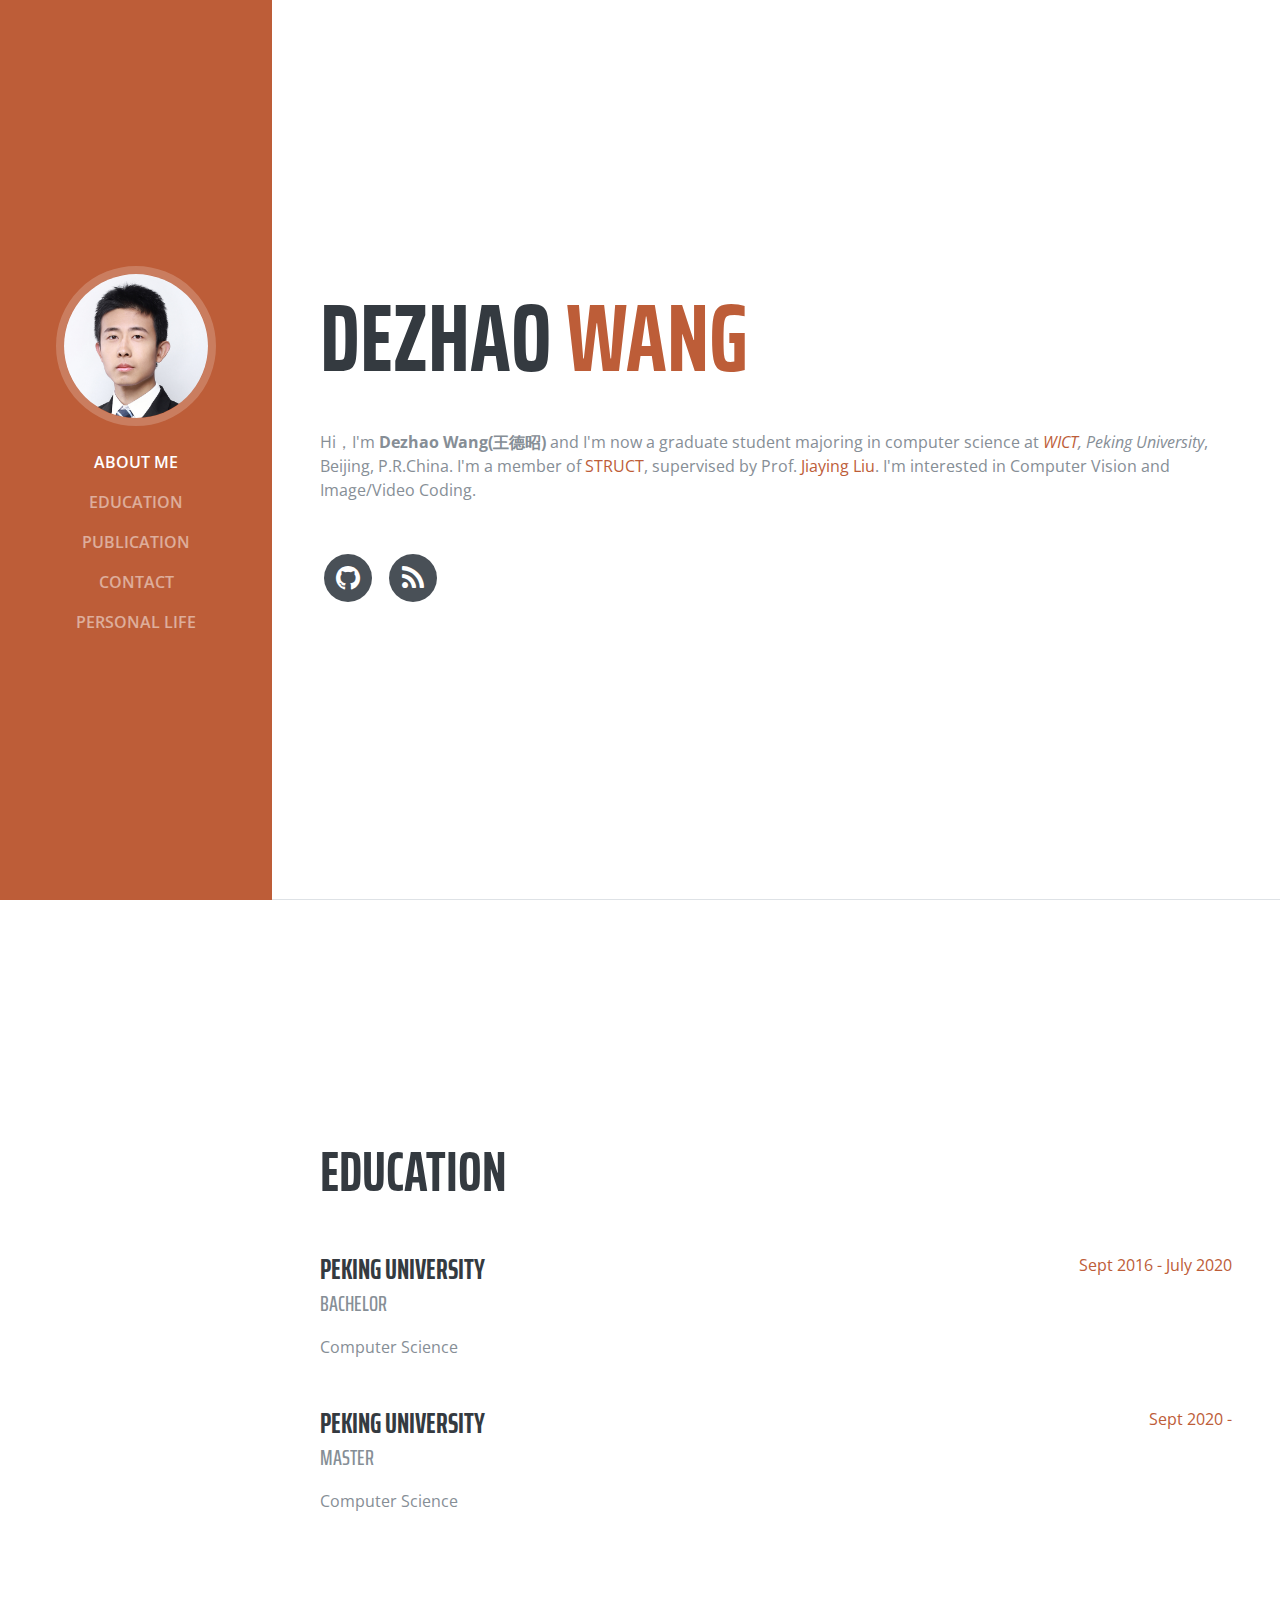
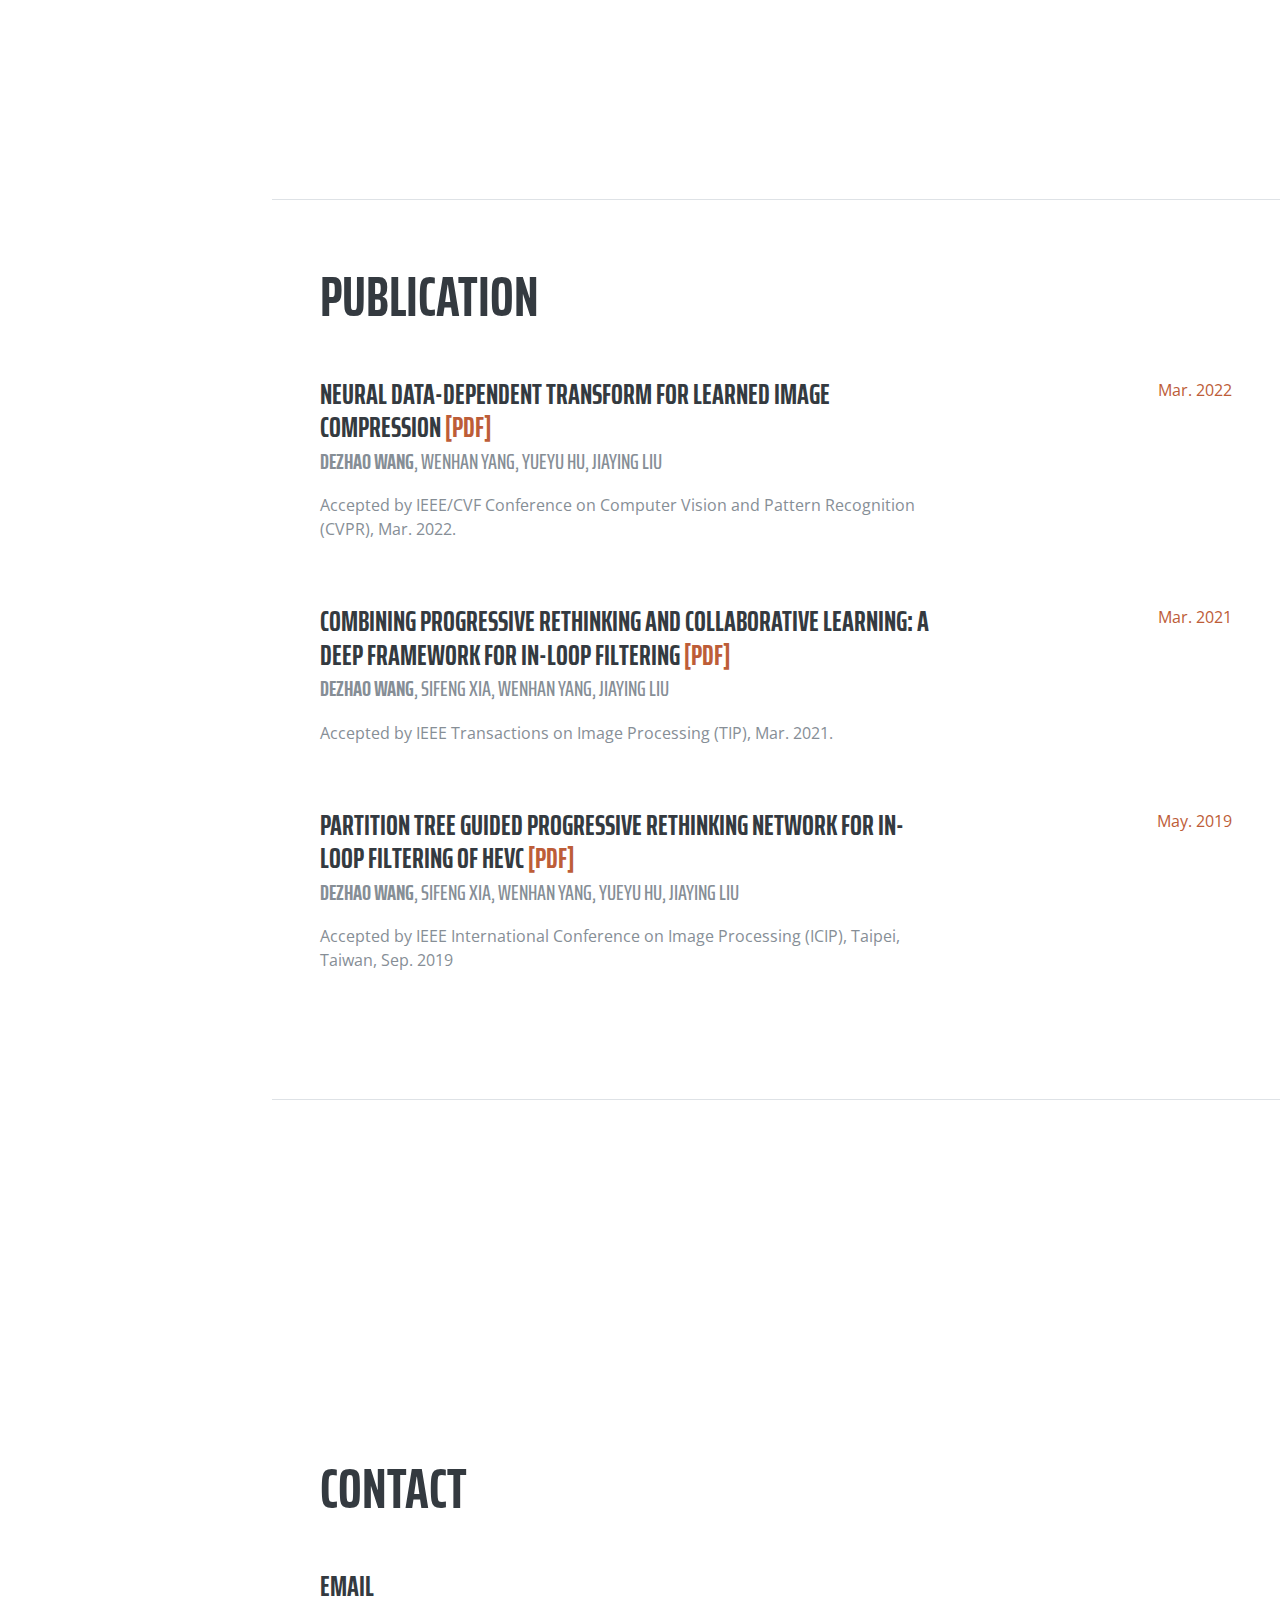
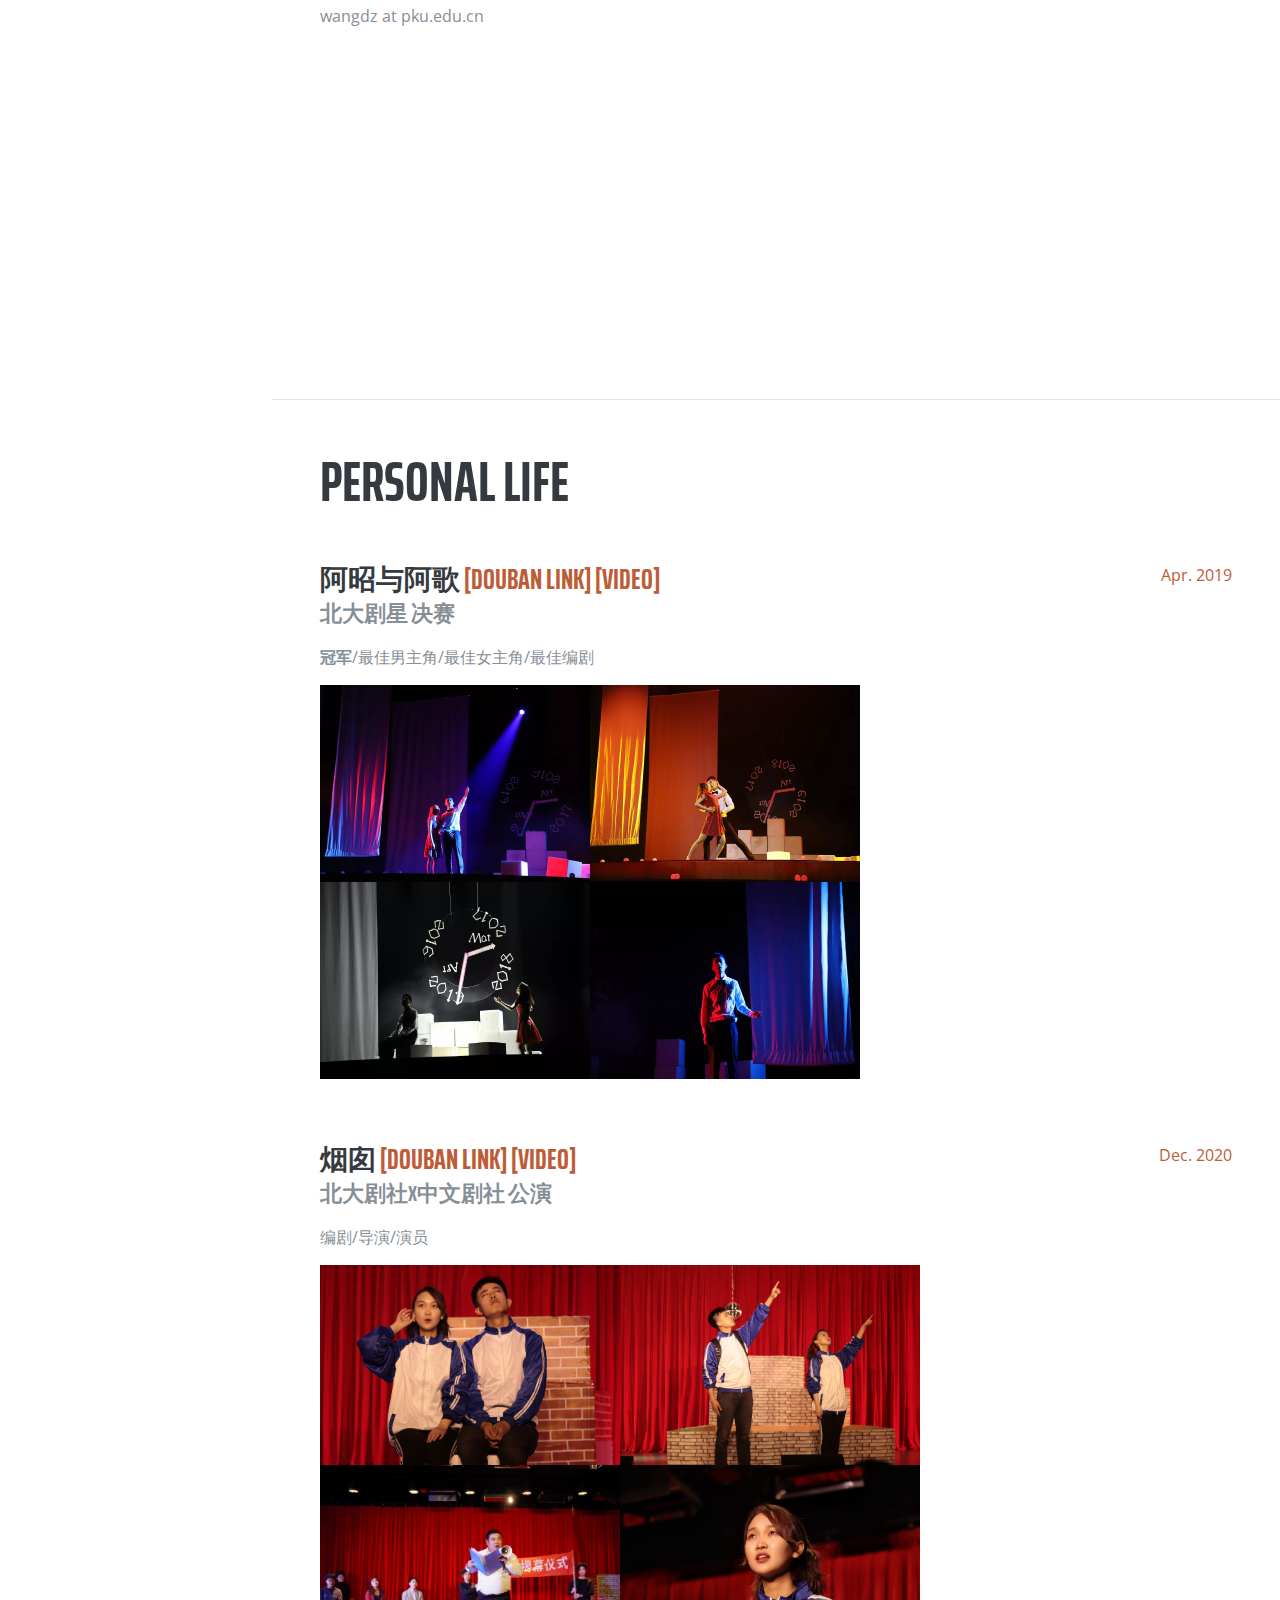
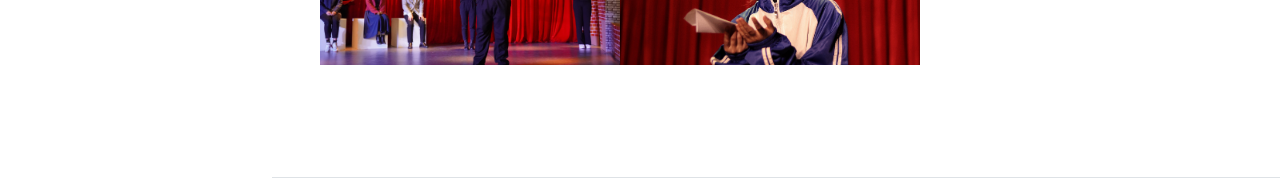
<file: index.html>
<!DOCTYPE html>
<html lang="en">

  <head>

    <meta charset="utf-8">
    <meta name="viewport" content="width=device-width, initial-scale=1, shrink-to-fit=no">
    <meta name="description" content="">
    <meta name="author" content="">

    <title>Dezhao-Wang Homepage</title>

    <!-- Bootstrap core CSS -->
    <link href="vendor/bootstrap/css/bootstrap.min.css" rel="stylesheet">

    <!-- Custom fonts for this template -->
    <link href="https://fonts.googleapis.com/css?family=Saira+Extra+Condensed:100,200,300,400,500,600,700,800,900" rel="stylesheet">
    <link href="https://fonts.googleapis.com/css?family=Open+Sans:300,300i,400,400i,600,600i,700,700i,800,800i" rel="stylesheet">
    <link href="vendor/font-awesome/css/font-awesome.min.css" rel="stylesheet">
    <link href="vendor/devicons/css/devicons.min.css" rel="stylesheet">
    <link href="vendor/simple-line-icons/css/simple-line-icons.css" rel="stylesheet">

    <!-- Custom styles for this template -->
    <link href="css/resume.min.css" rel="stylesheet">

  </head>

  <body id="page-top">

    <nav class="navbar navbar-expand-lg navbar-dark bg-primary fixed-top" id="sideNav">
      <a class="navbar-brand js-scroll-trigger" href="#page-top">
        <span class="d-block d-lg-none">Start Bootstrap</span>
        <span class="d-none d-lg-block">
          <img class="img-fluid img-profile rounded-circle mx-auto mb-2" src="img/profile.jpg" alt="">
        </span>
      </a>
      <button class="navbar-toggler" type="button" data-toggle="collapse" data-target="#navbarSupportedContent" aria-controls="navbarSupportedContent" aria-expanded="false" aria-label="Toggle navigation">
        <span class="navbar-toggler-icon"></span>
      </button>
      <div class="collapse navbar-collapse" id="navbarSupportedContent">
        <ul class="navbar-nav">
          <li class="nav-item">
            <a class="nav-link js-scroll-trigger" href="#about">About Me</a>
          </li>
          <li class="nav-item">
            <a class="nav-link js-scroll-trigger" href="#education">Education</a>
          </li>
          <li class="nav-item">
            <a class="nav-link js-scroll-trigger" href="#publication">Publication</a>
          </li>
          <!-- <li class="nav-item">
            <a class="nav-link js-scroll-trigger" href="#project">Project</a>
          </li> -->
          <li class="nav-item">
            <a class="nav-link js-scroll-trigger" href="#contact">Contact</a>
          </li>
          <li class="nav-item">
            <a class="nav-link js-scroll-trigger" href="#personallife">Personal Life</a>
          </li>
        </ul>
      </div>
    </nav>

    <div class="container-fluid p-0">

      <section class="resume-section p-3 p-lg-5 d-flex d-column" id="about">
        <div class="my-auto">
          <h1 class="mb-0">DEZHAO
            <span class="text-primary">WANG</span>
          </h1>
          <div class="subheading mb-5">
            <a href="mailto:name@email.com"></a>
          </div>
          <p class="mb-5">Hi，I'm <b>Dezhao Wang(王德昭)</b> and I'm now a graduate student majoring in computer science at <i><a href="https://www.wict.pku.edu.cn/"> WICT</a>, Peking University</i>, Beijing, P.R.China. I'm a member of <a href="http://39.96.165.147/">      STRUCT</a>, supervised by Prof. <a href="http://39.96.165.147/people/liujiaying.html"> Jiaying Liu</a>. I'm interested in Computer Vision and Image/Video Coding.</p>
          <ul class="list-inline list-social-icons mb-0">
            <!-- <li class="list-inline-item">
              <a href="#">
                <span class="fa-stack fa-lg">
                  <i class="fa fa-circle fa-stack-2x"></i>
                  <i class="fa fa-facebook fa-stack-1x fa-inverse"></i>
                </span>
              </a>
            </li>
            <li class="list-inline-item">
              <a href="#">
                <span class="fa-stack fa-lg">
                  <i class="fa fa-circle fa-stack-2x"></i>
                  <i class="fa fa-twitter fa-stack-1x fa-inverse"></i>
                </span>
              </a>
            </li>
            <li class="list-inline-item">
              <a href="#">
                <span class="fa-stack fa-lg">
                  <i class="fa fa-circle fa-stack-2x"></i>
                  <i class="fa fa-linkedin fa-stack-1x fa-inverse"></i>
                </span>
              </a>
            </li> -->
            <li class="list-inline-item">
              <a href="https://github.com/Dezhao-Wang">
                <span class="fa-stack fa-lg">
                  <i class="fa fa-circle fa-stack-2x"></i>
                  <i class="fa fa-github fa-stack-1x fa-inverse"></i>
                </span>
              </a>
            </li>
            <li class="list-inline-item">
              <a href="https://dezhao-wang.github.io/blogs">
                <span class="fa-stack fa-lg">
                  <i class="fa fa-circle fa-stack-2x"></i>
                  <i class="fa fa-rss fa-stack-1x fa-inverse"></i>
                </span>
              </a>
            </li>
          </ul>
        </div>
      </section>
      <div class="tlinks">Collect from <a href="http://www.cssmoban.com/" >网站建设</a></div>

      

      <section class="resume-section p-3 p-lg-5 d-flex flex-column" id="education">
        <div class="my-auto">
          <h2 class="mb-5">Education</h2>

          <div class="resume-item d-flex flex-column flex-md-row mb-5">
            <div class="resume-content mr-auto">
              <h3 class="mb-0">Peking University</h3>
              <div class="subheading mb-3">Bachelor</div>
              <div>Computer Science</div>
              
            </div>
            <div class="resume-date text-md-right">
              <span class="text-primary">Sept 2016 - July 2020</span>
            </div>
          </div>

          <div class="resume-item d-flex flex-column flex-md-row mb-5">
            <div class="resume-content mr-auto">
              <h3 class="mb-0">Peking University</h3>
              <div class="subheading mb-3">Master</div>
              <div>Computer Science</div>
              
            </div>
            <div class="resume-date text-md-right">
              <span class="text-primary">Sept 2020 - </span>
            </div>
          </div>
          <!-- <div class="resume-item d-flex flex-column flex-md-row">
            <div class="resume-content mr-auto">
              <h3 class="mb-0">James Buchanan High School</h3>
              <div class="subheading mb-3">Technology Magnet Program</div>
              <p>GPA: 3.56</p>
            </div>
            <div class="resume-date text-md-right">
              <span class="text-primary">August 2002 - May 2006</span>
            </div>
          </div> -->

        </div>
      </section>


      <section class="resume-section p-3 p-lg-5 d-flex flex-column" id="publication">
        <div class="my-auto">
          <h2 class="mb-5">Publication</h2>

          <div class="resume-item d-flex flex-column flex-md-row mb-5">
            <div class="resume-content mr-auto">
              <h3 class="mb-0">Neural Data-Dependent Transform for Learned Image Compression <a href="https://arxiv.org/pdf/2203.04963.pdf">      [PDF]</a>
              </h3>
              <div class="subheading mb-3"><b>Dezhao Wang</b>, Wenhan Yang, Yueyu Hu, Jiaying Liu</div>
              <p>Accepted by  IEEE/CVF Conference on Computer Vision and Pattern Recognition (CVPR), Mar. 2022.</p>
            </div>
            <div class="resume-date text-md-right">
              <span class="text-primary">Mar. 2022</span>
            </div>
          </div>

          <div class="resume-item d-flex flex-column flex-md-row mb-5">
            <div class="resume-content mr-auto">
              <h3 class="mb-0">Combining Progressive Rethinking and Collaborative Learning: A Deep Framework for In-Loop Filtering <a href="http://39.96.165.147/Pub%20Files/2021/wdz_tip21.pdf">      [PDF]</a>
              	<!-- <a href="./pdfs/wdz_icip19.pdf">      [PDF]</a> -->
              </h3>
              <div class="subheading mb-3"><b>Dezhao Wang</b>, Sifeng Xia, Wenhan Yang, Jiaying Liu</div>
              <p>Accepted by  IEEE Transactions on Image Processing (TIP), Mar. 2021.</p>
            </div>
            <div class="resume-date text-md-right">
              <span class="text-primary">Mar. 2021</span>
            </div>
          </div>

          <div class="resume-item d-flex flex-column flex-md-row mb-5">
            <div class="resume-content mr-auto">
              <h3 class="mb-0">Partition Tree Guided Progressive Rethinking Network for in-Loop Filtering of HEVC <a href="./pdfs/wdz_icip19.pdf">      [PDF]</a></h3>
              <div class="subheading mb-3"><b>Dezhao Wang</b>, Sifeng Xia, Wenhan Yang, Yueyu Hu, Jiaying Liu</div>
              <p>Accepted by IEEE International Conference on Image Processing (ICIP), Taipei, Taiwan, Sep. 2019</p>
            </div>
            <div class="resume-date text-md-right">
              <span class="text-primary">May. 2019</span>
            </div>
          </div>

          

          

        </div>

      </section>


      <section class="resume-section p-3 p-lg-5 d-flex flex-column" id="contact">
        <div class="my-auto">
          <h2 class="mb-5">Contact</h2>
          <h3 class="mb-0">EMAIL</h3><p>wangdz at pku.edu.cn</p>
        </div>
      </section>

      <section class="resume-section p-3 p-lg-5 d-flex flex-column" id="personallife">
        <div class="my-auto">
          <h2 class="mb-5">Personal Life</h2>
            <div class="resume-item d-flex flex-column flex-md-row mb-5">
              <div class="resume-content mr-auto">
                <h3 class="mb-0">阿昭与阿歌<a href="https://www.douban.com/location/drama/33429388/">      [douban link]</a><a href="https://v.qq.com/x/page/b0870xl02kf.html">      [video]</a></h3>
                <div class="subheading mb-3"><b>北大剧星 决赛</b></div>
                <p><b>冠军</b>/最佳男主角/最佳女主角/最佳编剧</p>   
                <p><img src="img/zhao&ge.webp" width="270" height="197" /><img src="img/p2.webp" width="270" height="197" /><img src="img/p4.webp" width="270" height="197" /><img src="img/p0.webp" width="270" height="197" /></p>
              </div>
                <div class="resume-date text-md-right">
                  <span class="text-primary">Apr. 2019</span>
                </div>
            </div>
            

            <div class="resume-item d-flex flex-column flex-md-row mb-5">
              <div class="resume-content mr-auto">
                <h3 class="mb-0">烟囱<a href="https://www.douban.com/location/drama/35274451/">      [douban link]</a><a href="https://www.bilibili.com/video/BV15y4y1B7ua">      [video]</a></h3>
                <div class="subheading mb-3"><b>北大剧社x中文剧社 公演</b></div>
                <p>编剧/导演/演员</p>   
                <p><img src="img/chimney1.jpg" width="300" height="200" /><img src="img/chimney2.jpg" width="300" height="200" /><img src="img/chimney3.jpg" width="300" height="200" /><img src="img/chimney4.jpg" width="300" height="200" /></p>
              </div>
                <div class="resume-date text-md-right">
                  <span class="text-primary">Dec. 2020</span>
                </div>
            </div>
		
        </div>
      </section>

    </div>

    <!-- Bootstrap core JavaScript -->
    <script src="vendor/jquery/jquery.min.js"></script>
    <script src="vendor/bootstrap/js/bootstrap.bundle.min.js"></script>

    <!-- Plugin JavaScript -->
    <script src="vendor/jquery-easing/jquery.easing.min.js"></script>

    <!-- Custom scripts for this template -->
    <script src="js/resume.min.js"></script>

  </body>

</html>
</file>
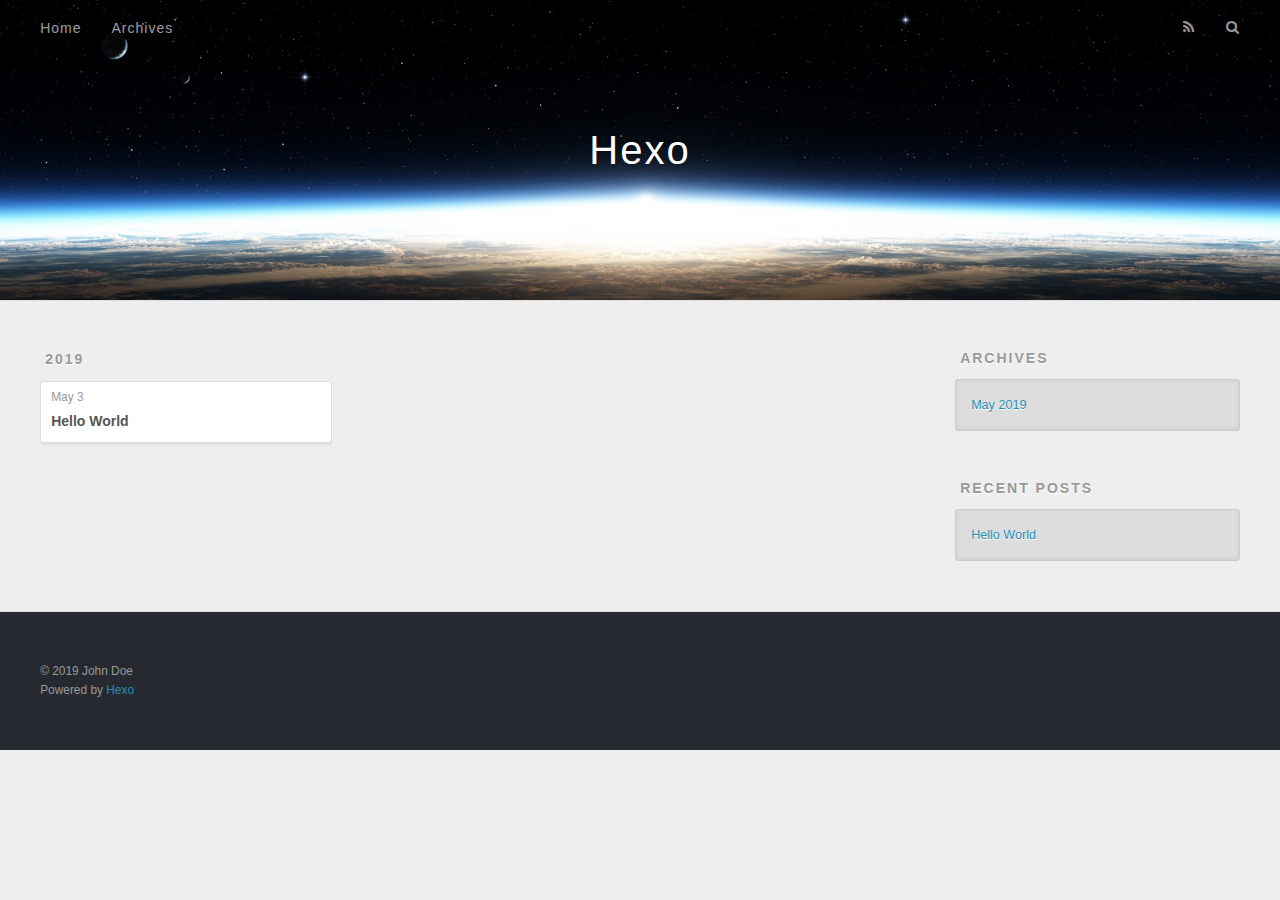
<file: archives/index.html>
<!DOCTYPE html>
<html>
<head><meta name="generator" content="Hexo 3.8.0">
  <meta charset="utf-8">
  

  
  <title>Archives | Hexo</title>
  <meta name="viewport" content="width=device-width, initial-scale=1, maximum-scale=1">
  <meta property="og:type" content="website">
<meta property="og:title" content="Hexo">
<meta property="og:url" content="http://yoursite.com/archives/index.html">
<meta property="og:site_name" content="Hexo">
<meta property="og:locale" content="default">
<meta name="twitter:card" content="summary">
<meta name="twitter:title" content="Hexo">
  
    <link rel="alternate" href="/atom.xml" title="Hexo" type="application/atom+xml">
  
  
    <link rel="icon" href="/favicon.png">
  
  
    <link href="//fonts.googleapis.com/css?family=Source+Code+Pro" rel="stylesheet" type="text/css">
  
  <link rel="stylesheet" href="/css/style.css">
</head>
</html>
<body>
  <div id="container">
    <div id="wrap">
      <header id="header">
  <div id="banner"></div>
  <div id="header-outer" class="outer">
    <div id="header-title" class="inner">
      <h1 id="logo-wrap">
        <a href="/" id="logo">Hexo</a>
      </h1>
      
    </div>
    <div id="header-inner" class="inner">
      <nav id="main-nav">
        <a id="main-nav-toggle" class="nav-icon"></a>
        
          <a class="main-nav-link" href="/">Home</a>
        
          <a class="main-nav-link" href="/archives">Archives</a>
        
      </nav>
      <nav id="sub-nav">
        
          <a id="nav-rss-link" class="nav-icon" href="/atom.xml" title="RSS Feed"></a>
        
        <a id="nav-search-btn" class="nav-icon" title="Search"></a>
      </nav>
      <div id="search-form-wrap">
        <form action="//google.com/search" method="get" accept-charset="UTF-8" class="search-form"><input type="search" name="q" class="search-form-input" placeholder="Search"><button type="submit" class="search-form-submit">&#xF002;</button><input type="hidden" name="sitesearch" value="http://yoursite.com"></form>
      </div>
    </div>
  </div>
</header>
      <div class="outer">
        <section id="main">
  
  
    
    
      
      
      <section class="archives-wrap">
        <div class="archive-year-wrap">
          <a href="/archives/2019" class="archive-year">2019</a>
        </div>
        <div class="archives">
    
    <article class="archive-article archive-type-post">
  <div class="archive-article-inner">
    <header class="archive-article-header">
      <a href="/2019/05/03/hello-world/" class="archive-article-date">
  <time datetime="2019-05-03T15:38:32.938Z" itemprop="datePublished">May 3</time>
</a>
      
  
    <h1 itemprop="name">
      <a class="archive-article-title" href="/2019/05/03/hello-world/">Hello World</a>
    </h1>
  

    </header>
  </div>
</article>
  
  
    </div></section>
  


</section>
        
          <aside id="sidebar">
  
    

  
    

  
    
  
    
  <div class="widget-wrap">
    <h3 class="widget-title">Archives</h3>
    <div class="widget">
      <ul class="archive-list"><li class="archive-list-item"><a class="archive-list-link" href="/archives/2019/05/">May 2019</a></li></ul>
    </div>
  </div>


  
    
  <div class="widget-wrap">
    <h3 class="widget-title">Recent Posts</h3>
    <div class="widget">
      <ul>
        
          <li>
            <a href="/2019/05/03/hello-world/">Hello World</a>
          </li>
        
      </ul>
    </div>
  </div>

  
</aside>
        
      </div>
      <footer id="footer">
  
  <div class="outer">
    <div id="footer-info" class="inner">
      &copy; 2019 John Doe<br>
      Powered by <a href="http://hexo.io/" target="_blank">Hexo</a>
    </div>
  </div>
</footer>
    </div>
    <nav id="mobile-nav">
  
    <a href="/" class="mobile-nav-link">Home</a>
  
    <a href="/archives" class="mobile-nav-link">Archives</a>
  
</nav>
    

<script src="//ajax.googleapis.com/ajax/libs/jquery/2.0.3/jquery.min.js"></script>


  <link rel="stylesheet" href="/fancybox/jquery.fancybox.css">
  <script src="/fancybox/jquery.fancybox.pack.js"></script>


<script src="/js/script.js"></script>



  </div>
</body>
</html>
</file>
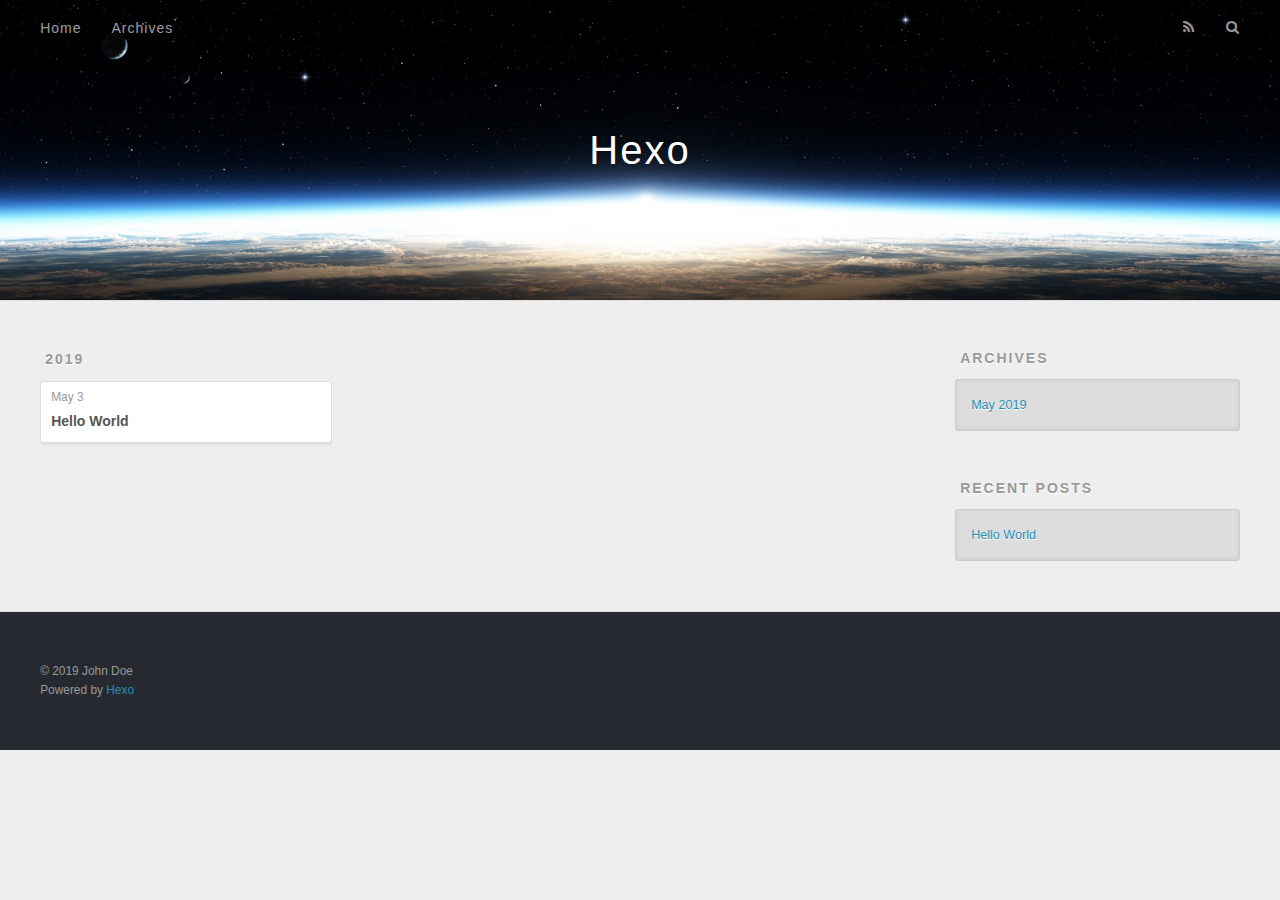
<file: archives/2019/index.html>
<!DOCTYPE html>
<html>
<head><meta name="generator" content="Hexo 3.8.0">
  <meta charset="utf-8">
  

  
  <title>Archives: 2019 | Hexo</title>
  <meta name="viewport" content="width=device-width, initial-scale=1, maximum-scale=1">
  <meta property="og:type" content="website">
<meta property="og:title" content="Hexo">
<meta property="og:url" content="http://yoursite.com/archives/2019/index.html">
<meta property="og:site_name" content="Hexo">
<meta property="og:locale" content="default">
<meta name="twitter:card" content="summary">
<meta name="twitter:title" content="Hexo">
  
    <link rel="alternate" href="/atom.xml" title="Hexo" type="application/atom+xml">
  
  
    <link rel="icon" href="/favicon.png">
  
  
    <link href="//fonts.googleapis.com/css?family=Source+Code+Pro" rel="stylesheet" type="text/css">
  
  <link rel="stylesheet" href="/css/style.css">
</head>
</html>
<body>
  <div id="container">
    <div id="wrap">
      <header id="header">
  <div id="banner"></div>
  <div id="header-outer" class="outer">
    <div id="header-title" class="inner">
      <h1 id="logo-wrap">
        <a href="/" id="logo">Hexo</a>
      </h1>
      
    </div>
    <div id="header-inner" class="inner">
      <nav id="main-nav">
        <a id="main-nav-toggle" class="nav-icon"></a>
        
          <a class="main-nav-link" href="/">Home</a>
        
          <a class="main-nav-link" href="/archives">Archives</a>
        
      </nav>
      <nav id="sub-nav">
        
          <a id="nav-rss-link" class="nav-icon" href="/atom.xml" title="RSS Feed"></a>
        
        <a id="nav-search-btn" class="nav-icon" title="Search"></a>
      </nav>
      <div id="search-form-wrap">
        <form action="//google.com/search" method="get" accept-charset="UTF-8" class="search-form"><input type="search" name="q" class="search-form-input" placeholder="Search"><button type="submit" class="search-form-submit">&#xF002;</button><input type="hidden" name="sitesearch" value="http://yoursite.com"></form>
      </div>
    </div>
  </div>
</header>
      <div class="outer">
        <section id="main">
  
  
    
    
      
      
      <section class="archives-wrap">
        <div class="archive-year-wrap">
          <a href="/archives/2019" class="archive-year">2019</a>
        </div>
        <div class="archives">
    
    <article class="archive-article archive-type-post">
  <div class="archive-article-inner">
    <header class="archive-article-header">
      <a href="/2019/05/03/hello-world/" class="archive-article-date">
  <time datetime="2019-05-03T15:38:32.938Z" itemprop="datePublished">May 3</time>
</a>
      
  
    <h1 itemprop="name">
      <a class="archive-article-title" href="/2019/05/03/hello-world/">Hello World</a>
    </h1>
  

    </header>
  </div>
</article>
  
  
    </div></section>
  


</section>
        
          <aside id="sidebar">
  
    

  
    

  
    
  
    
  <div class="widget-wrap">
    <h3 class="widget-title">Archives</h3>
    <div class="widget">
      <ul class="archive-list"><li class="archive-list-item"><a class="archive-list-link" href="/archives/2019/05/">May 2019</a></li></ul>
    </div>
  </div>


  
    
  <div class="widget-wrap">
    <h3 class="widget-title">Recent Posts</h3>
    <div class="widget">
      <ul>
        
          <li>
            <a href="/2019/05/03/hello-world/">Hello World</a>
          </li>
        
      </ul>
    </div>
  </div>

  
</aside>
        
      </div>
      <footer id="footer">
  
  <div class="outer">
    <div id="footer-info" class="inner">
      &copy; 2019 John Doe<br>
      Powered by <a href="http://hexo.io/" target="_blank">Hexo</a>
    </div>
  </div>
</footer>
    </div>
    <nav id="mobile-nav">
  
    <a href="/" class="mobile-nav-link">Home</a>
  
    <a href="/archives" class="mobile-nav-link">Archives</a>
  
</nav>
    

<script src="//ajax.googleapis.com/ajax/libs/jquery/2.0.3/jquery.min.js"></script>


  <link rel="stylesheet" href="/fancybox/jquery.fancybox.css">
  <script src="/fancybox/jquery.fancybox.pack.js"></script>


<script src="/js/script.js"></script>



  </div>
</body>
</html>
</file>
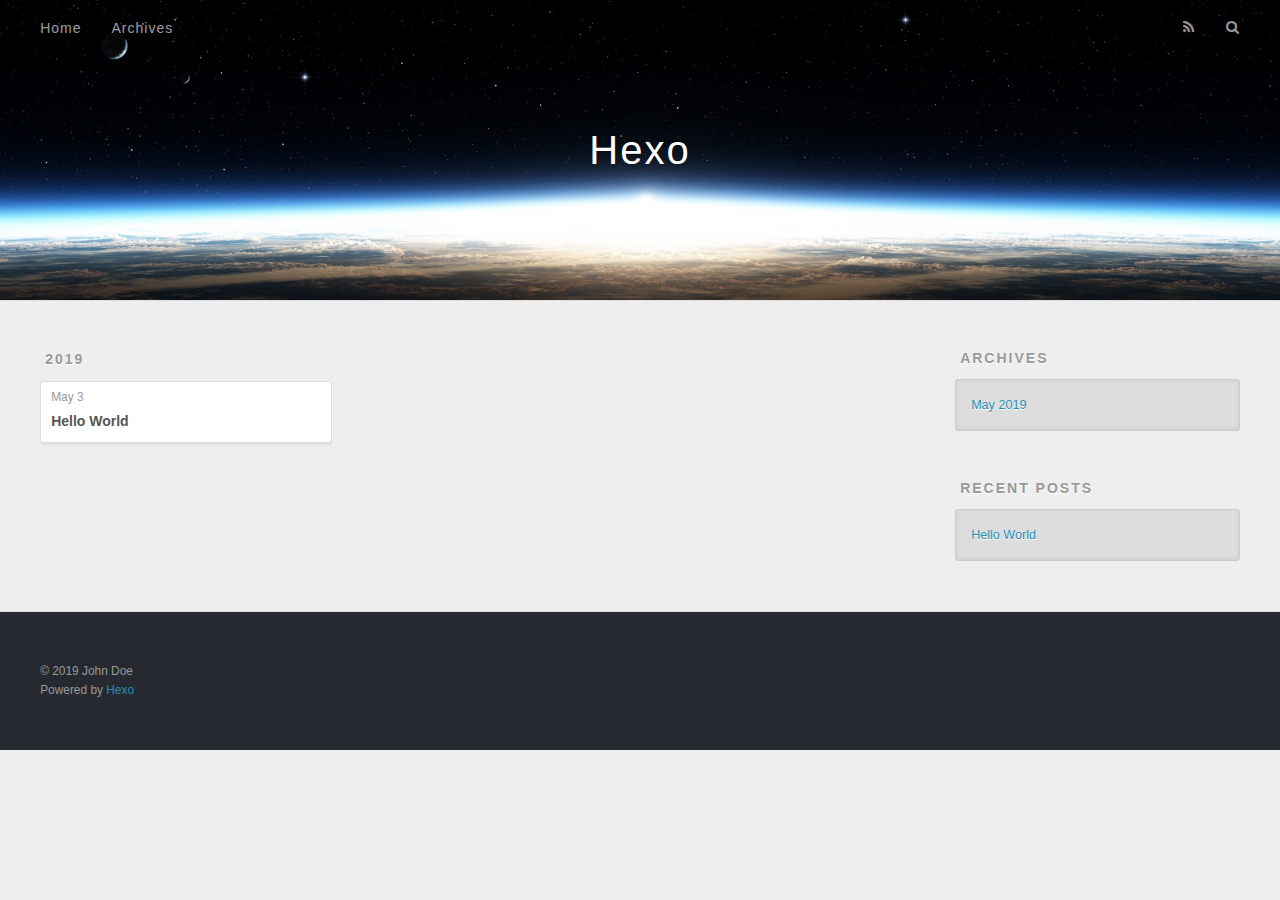
<file: archives/2019/05/index.html>
<!DOCTYPE html>
<html>
<head><meta name="generator" content="Hexo 3.8.0">
  <meta charset="utf-8">
  

  
  <title>Archives: 2019/5 | Hexo</title>
  <meta name="viewport" content="width=device-width, initial-scale=1, maximum-scale=1">
  <meta property="og:type" content="website">
<meta property="og:title" content="Hexo">
<meta property="og:url" content="http://yoursite.com/archives/2019/05/index.html">
<meta property="og:site_name" content="Hexo">
<meta property="og:locale" content="default">
<meta name="twitter:card" content="summary">
<meta name="twitter:title" content="Hexo">
  
    <link rel="alternate" href="/atom.xml" title="Hexo" type="application/atom+xml">
  
  
    <link rel="icon" href="/favicon.png">
  
  
    <link href="//fonts.googleapis.com/css?family=Source+Code+Pro" rel="stylesheet" type="text/css">
  
  <link rel="stylesheet" href="/css/style.css">
</head>
</html>
<body>
  <div id="container">
    <div id="wrap">
      <header id="header">
  <div id="banner"></div>
  <div id="header-outer" class="outer">
    <div id="header-title" class="inner">
      <h1 id="logo-wrap">
        <a href="/" id="logo">Hexo</a>
      </h1>
      
    </div>
    <div id="header-inner" class="inner">
      <nav id="main-nav">
        <a id="main-nav-toggle" class="nav-icon"></a>
        
          <a class="main-nav-link" href="/">Home</a>
        
          <a class="main-nav-link" href="/archives">Archives</a>
        
      </nav>
      <nav id="sub-nav">
        
          <a id="nav-rss-link" class="nav-icon" href="/atom.xml" title="RSS Feed"></a>
        
        <a id="nav-search-btn" class="nav-icon" title="Search"></a>
      </nav>
      <div id="search-form-wrap">
        <form action="//google.com/search" method="get" accept-charset="UTF-8" class="search-form"><input type="search" name="q" class="search-form-input" placeholder="Search"><button type="submit" class="search-form-submit">&#xF002;</button><input type="hidden" name="sitesearch" value="http://yoursite.com"></form>
      </div>
    </div>
  </div>
</header>
      <div class="outer">
        <section id="main">
  
  
    
    
      
      
      <section class="archives-wrap">
        <div class="archive-year-wrap">
          <a href="/archives/2019" class="archive-year">2019</a>
        </div>
        <div class="archives">
    
    <article class="archive-article archive-type-post">
  <div class="archive-article-inner">
    <header class="archive-article-header">
      <a href="/2019/05/03/hello-world/" class="archive-article-date">
  <time datetime="2019-05-03T15:38:32.938Z" itemprop="datePublished">May 3</time>
</a>
      
  
    <h1 itemprop="name">
      <a class="archive-article-title" href="/2019/05/03/hello-world/">Hello World</a>
    </h1>
  

    </header>
  </div>
</article>
  
  
    </div></section>
  


</section>
        
          <aside id="sidebar">
  
    

  
    

  
    
  
    
  <div class="widget-wrap">
    <h3 class="widget-title">Archives</h3>
    <div class="widget">
      <ul class="archive-list"><li class="archive-list-item"><a class="archive-list-link" href="/archives/2019/05/">May 2019</a></li></ul>
    </div>
  </div>


  
    
  <div class="widget-wrap">
    <h3 class="widget-title">Recent Posts</h3>
    <div class="widget">
      <ul>
        
          <li>
            <a href="/2019/05/03/hello-world/">Hello World</a>
          </li>
        
      </ul>
    </div>
  </div>

  
</aside>
        
      </div>
      <footer id="footer">
  
  <div class="outer">
    <div id="footer-info" class="inner">
      &copy; 2019 John Doe<br>
      Powered by <a href="http://hexo.io/" target="_blank">Hexo</a>
    </div>
  </div>
</footer>
    </div>
    <nav id="mobile-nav">
  
    <a href="/" class="mobile-nav-link">Home</a>
  
    <a href="/archives" class="mobile-nav-link">Archives</a>
  
</nav>
    

<script src="//ajax.googleapis.com/ajax/libs/jquery/2.0.3/jquery.min.js"></script>


  <link rel="stylesheet" href="/fancybox/jquery.fancybox.css">
  <script src="/fancybox/jquery.fancybox.pack.js"></script>


<script src="/js/script.js"></script>



  </div>
</body>
</html>
</file>
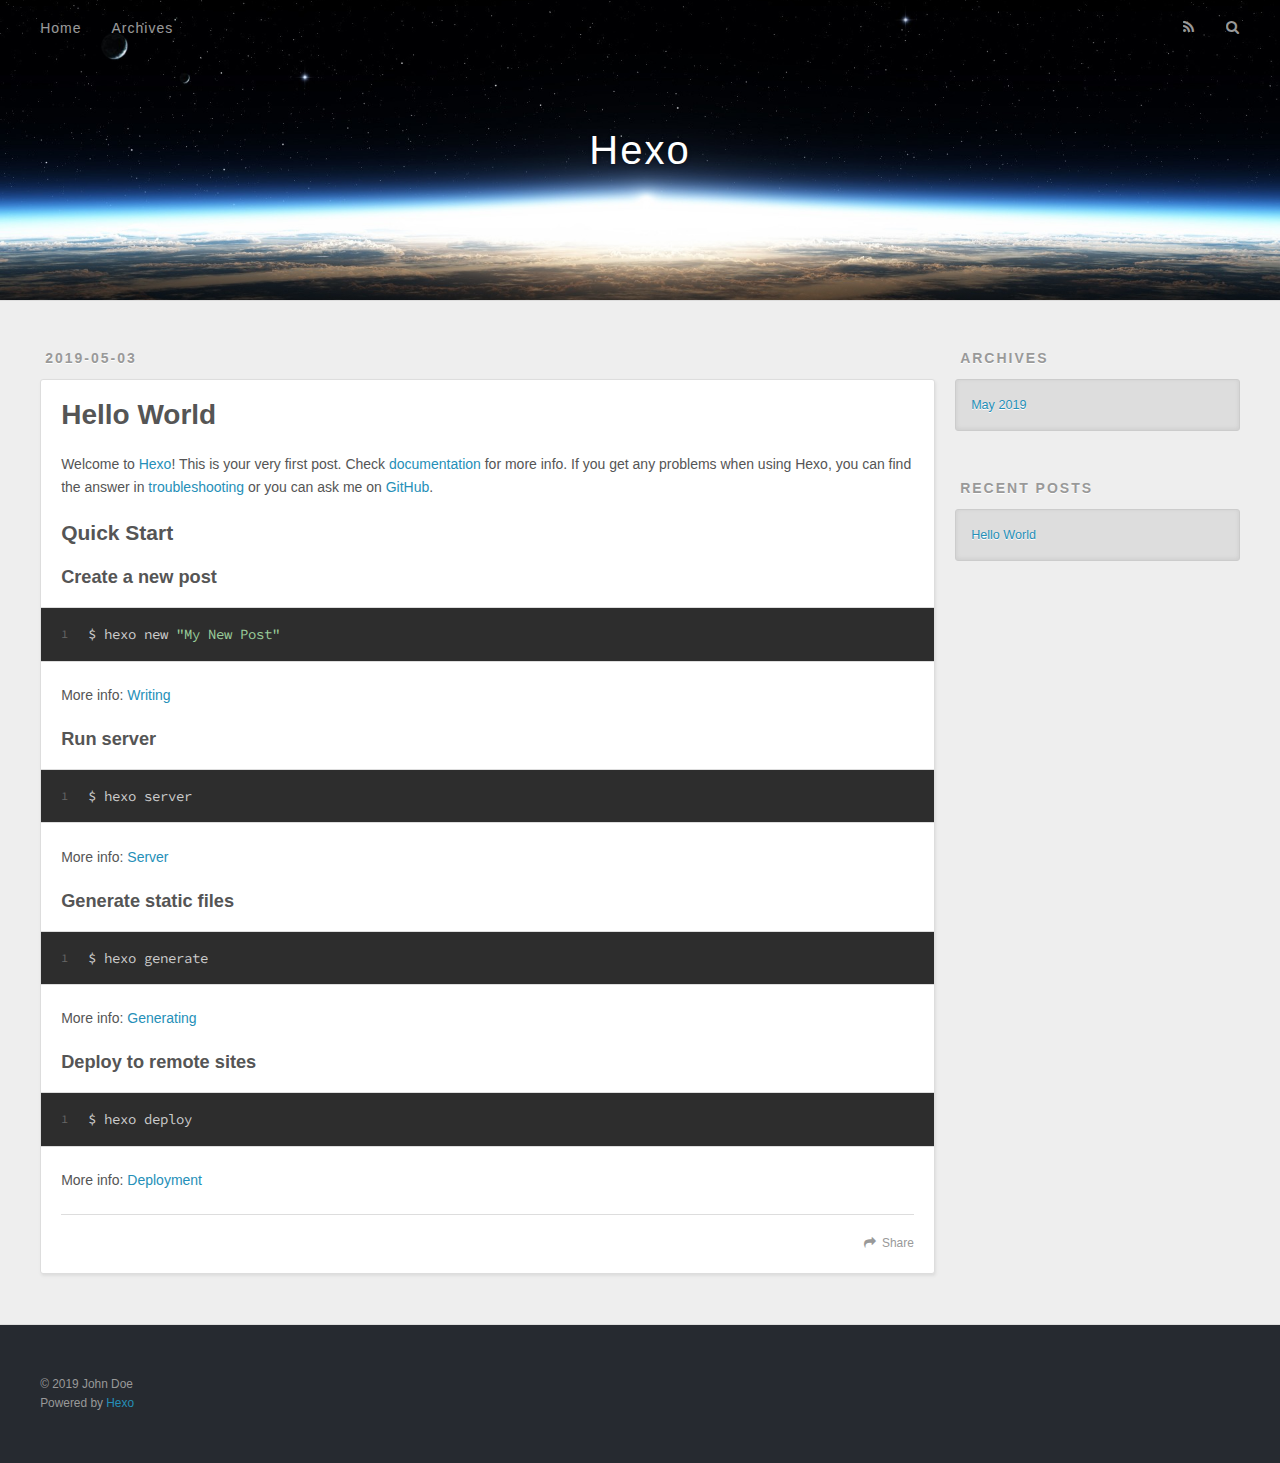
<file: 2019/05/03/hello-world/index.html>
<!DOCTYPE html>
<html>
<head><meta name="generator" content="Hexo 3.8.0">
  <meta charset="utf-8">
  

  
  <title>Hello World | Hexo</title>
  <meta name="viewport" content="width=device-width, initial-scale=1, maximum-scale=1">
  <meta name="description" content="Welcome to Hexo! This is your very first post. Check documentation for more info. If you get any problems when using Hexo, you can find the answer in troubleshooting or you can ask me on GitHub. Quick">
<meta property="og:type" content="article">
<meta property="og:title" content="Hello World">
<meta property="og:url" content="http://yoursite.com/2019/05/03/hello-world/index.html">
<meta property="og:site_name" content="Hexo">
<meta property="og:description" content="Welcome to Hexo! This is your very first post. Check documentation for more info. If you get any problems when using Hexo, you can find the answer in troubleshooting or you can ask me on GitHub. Quick">
<meta property="og:locale" content="default">
<meta property="og:updated_time" content="2019-05-03T15:38:32.938Z">
<meta name="twitter:card" content="summary">
<meta name="twitter:title" content="Hello World">
<meta name="twitter:description" content="Welcome to Hexo! This is your very first post. Check documentation for more info. If you get any problems when using Hexo, you can find the answer in troubleshooting or you can ask me on GitHub. Quick">
  
    <link rel="alternate" href="/atom.xml" title="Hexo" type="application/atom+xml">
  
  
    <link rel="icon" href="/favicon.png">
  
  
    <link href="//fonts.googleapis.com/css?family=Source+Code+Pro" rel="stylesheet" type="text/css">
  
  <link rel="stylesheet" href="/css/style.css">
</head>
</html>
<body>
  <div id="container">
    <div id="wrap">
      <header id="header">
  <div id="banner"></div>
  <div id="header-outer" class="outer">
    <div id="header-title" class="inner">
      <h1 id="logo-wrap">
        <a href="/" id="logo">Hexo</a>
      </h1>
      
    </div>
    <div id="header-inner" class="inner">
      <nav id="main-nav">
        <a id="main-nav-toggle" class="nav-icon"></a>
        
          <a class="main-nav-link" href="/">Home</a>
        
          <a class="main-nav-link" href="/archives">Archives</a>
        
      </nav>
      <nav id="sub-nav">
        
          <a id="nav-rss-link" class="nav-icon" href="/atom.xml" title="RSS Feed"></a>
        
        <a id="nav-search-btn" class="nav-icon" title="Search"></a>
      </nav>
      <div id="search-form-wrap">
        <form action="//google.com/search" method="get" accept-charset="UTF-8" class="search-form"><input type="search" name="q" class="search-form-input" placeholder="Search"><button type="submit" class="search-form-submit">&#xF002;</button><input type="hidden" name="sitesearch" value="http://yoursite.com"></form>
      </div>
    </div>
  </div>
</header>
      <div class="outer">
        <section id="main"><article id="post-hello-world" class="article article-type-post" itemscope itemprop="blogPost">
  <div class="article-meta">
    <a href="/2019/05/03/hello-world/" class="article-date">
  <time datetime="2019-05-03T15:38:32.938Z" itemprop="datePublished">2019-05-03</time>
</a>
    
  </div>
  <div class="article-inner">
    
    
      <header class="article-header">
        
  
    <h1 class="article-title" itemprop="name">
      Hello World
    </h1>
  

      </header>
    
    <div class="article-entry" itemprop="articleBody">
      
        <p>Welcome to <a href="https://hexo.io/" target="_blank" rel="noopener">Hexo</a>! This is your very first post. Check <a href="https://hexo.io/docs/" target="_blank" rel="noopener">documentation</a> for more info. If you get any problems when using Hexo, you can find the answer in <a href="https://hexo.io/docs/troubleshooting.html" target="_blank" rel="noopener">troubleshooting</a> or you can ask me on <a href="https://github.com/hexojs/hexo/issues" target="_blank" rel="noopener">GitHub</a>.</p>
<h2 id="Quick-Start"><a href="#Quick-Start" class="headerlink" title="Quick Start"></a>Quick Start</h2><h3 id="Create-a-new-post"><a href="#Create-a-new-post" class="headerlink" title="Create a new post"></a>Create a new post</h3><figure class="highlight bash"><table><tr><td class="gutter"><pre><span class="line">1</span><br></pre></td><td class="code"><pre><span class="line">$ hexo new <span class="string">"My New Post"</span></span><br></pre></td></tr></table></figure>
<p>More info: <a href="https://hexo.io/docs/writing.html" target="_blank" rel="noopener">Writing</a></p>
<h3 id="Run-server"><a href="#Run-server" class="headerlink" title="Run server"></a>Run server</h3><figure class="highlight bash"><table><tr><td class="gutter"><pre><span class="line">1</span><br></pre></td><td class="code"><pre><span class="line">$ hexo server</span><br></pre></td></tr></table></figure>
<p>More info: <a href="https://hexo.io/docs/server.html" target="_blank" rel="noopener">Server</a></p>
<h3 id="Generate-static-files"><a href="#Generate-static-files" class="headerlink" title="Generate static files"></a>Generate static files</h3><figure class="highlight bash"><table><tr><td class="gutter"><pre><span class="line">1</span><br></pre></td><td class="code"><pre><span class="line">$ hexo generate</span><br></pre></td></tr></table></figure>
<p>More info: <a href="https://hexo.io/docs/generating.html" target="_blank" rel="noopener">Generating</a></p>
<h3 id="Deploy-to-remote-sites"><a href="#Deploy-to-remote-sites" class="headerlink" title="Deploy to remote sites"></a>Deploy to remote sites</h3><figure class="highlight bash"><table><tr><td class="gutter"><pre><span class="line">1</span><br></pre></td><td class="code"><pre><span class="line">$ hexo deploy</span><br></pre></td></tr></table></figure>
<p>More info: <a href="https://hexo.io/docs/deployment.html" target="_blank" rel="noopener">Deployment</a></p>

      
    </div>
    <footer class="article-footer">
      <a data-url="http://yoursite.com/2019/05/03/hello-world/" data-id="cjv88w4kp0000bovxgpxk3f48" class="article-share-link">Share</a>
      
      
    </footer>
  </div>
  
    
  
</article>

</section>
        
          <aside id="sidebar">
  
    

  
    

  
    
  
    
  <div class="widget-wrap">
    <h3 class="widget-title">Archives</h3>
    <div class="widget">
      <ul class="archive-list"><li class="archive-list-item"><a class="archive-list-link" href="/archives/2019/05/">May 2019</a></li></ul>
    </div>
  </div>


  
    
  <div class="widget-wrap">
    <h3 class="widget-title">Recent Posts</h3>
    <div class="widget">
      <ul>
        
          <li>
            <a href="/2019/05/03/hello-world/">Hello World</a>
          </li>
        
      </ul>
    </div>
  </div>

  
</aside>
        
      </div>
      <footer id="footer">
  
  <div class="outer">
    <div id="footer-info" class="inner">
      &copy; 2019 John Doe<br>
      Powered by <a href="http://hexo.io/" target="_blank">Hexo</a>
    </div>
  </div>
</footer>
    </div>
    <nav id="mobile-nav">
  
    <a href="/" class="mobile-nav-link">Home</a>
  
    <a href="/archives" class="mobile-nav-link">Archives</a>
  
</nav>
    

<script src="//ajax.googleapis.com/ajax/libs/jquery/2.0.3/jquery.min.js"></script>


  <link rel="stylesheet" href="/fancybox/jquery.fancybox.css">
  <script src="/fancybox/jquery.fancybox.pack.js"></script>


<script src="/js/script.js"></script>



  </div>
</body>
</html>
</file>
<file: vendor/simple-line-icons/css/simple-line-icons.css>
@font-face {
  font-family: 'simple-line-icons';
  src: url('../fonts/Simple-Line-Icons.eot?v=2.4.0');
  src: url('../fonts/Simple-Line-Icons.eot?v=2.4.0#iefix') format('embedded-opentype'), url('../fonts/Simple-Line-Icons.woff2?v=2.4.0') format('woff2'), url('../fonts/Simple-Line-Icons.ttf?v=2.4.0') format('truetype'), url('../fonts/Simple-Line-Icons.woff?v=2.4.0') format('woff'), url('../fonts/Simple-Line-Icons.svg?v=2.4.0#simple-line-icons') format('svg');
  font-weight: normal;
  font-style: normal;
}
/*
 Use the following CSS code if you want to have a class per icon.
 Instead of a list of all class selectors, you can use the generic [class*="icon-"] selector, but it's slower:
*/
.icon-user,
.icon-people,
.icon-user-female,
.icon-user-follow,
.icon-user-following,
.icon-user-unfollow,
.icon-login,
.icon-logout,
.icon-emotsmile,
.icon-phone,
.icon-call-end,
.icon-call-in,
.icon-call-out,
.icon-map,
.icon-location-pin,
.icon-direction,
.icon-directions,
.icon-compass,
.icon-layers,
.icon-menu,
.icon-list,
.icon-options-vertical,
.icon-options,
.icon-arrow-down,
.icon-arrow-left,
.icon-arrow-right,
.icon-arrow-up,
.icon-arrow-up-circle,
.icon-arrow-left-circle,
.icon-arrow-right-circle,
.icon-arrow-down-circle,
.icon-check,
.icon-clock,
.icon-plus,
.icon-minus,
.icon-close,
.icon-event,
.icon-exclamation,
.icon-organization,
.icon-trophy,
.icon-screen-smartphone,
.icon-screen-desktop,
.icon-plane,
.icon-notebook,
.icon-mustache,
.icon-mouse,
.icon-magnet,
.icon-energy,
.icon-disc,
.icon-cursor,
.icon-cursor-move,
.icon-crop,
.icon-chemistry,
.icon-speedometer,
.icon-shield,
.icon-screen-tablet,
.icon-magic-wand,
.icon-hourglass,
.icon-graduation,
.icon-ghost,
.icon-game-controller,
.icon-fire,
.icon-eyeglass,
.icon-envelope-open,
.icon-envelope-letter,
.icon-bell,
.icon-badge,
.icon-anchor,
.icon-wallet,
.icon-vector,
.icon-speech,
.icon-puzzle,
.icon-printer,
.icon-present,
.icon-playlist,
.icon-pin,
.icon-picture,
.icon-handbag,
.icon-globe-alt,
.icon-globe,
.icon-folder-alt,
.icon-folder,
.icon-film,
.icon-feed,
.icon-drop,
.icon-drawer,
.icon-docs,
.icon-doc,
.icon-diamond,
.icon-cup,
.icon-calculator,
.icon-bubbles,
.icon-briefcase,
.icon-book-open,
.icon-basket-loaded,
.icon-basket,
.icon-bag,
.icon-action-undo,
.icon-action-redo,
.icon-wrench,
.icon-umbrella,
.icon-trash,
.icon-tag,
.icon-support,
.icon-frame,
.icon-size-fullscreen,
.icon-size-actual,
.icon-shuffle,
.icon-share-alt,
.icon-share,
.icon-rocket,
.icon-question,
.icon-pie-chart,
.icon-pencil,
.icon-note,
.icon-loop,
.icon-home,
.icon-grid,
.icon-graph,
.icon-microphone,
.icon-music-tone-alt,
.icon-music-tone,
.icon-earphones-alt,
.icon-earphones,
.icon-equalizer,
.icon-like,
.icon-dislike,
.icon-control-start,
.icon-control-rewind,
.icon-control-play,
.icon-control-pause,
.icon-control-forward,
.icon-control-end,
.icon-volume-1,
.icon-volume-2,
.icon-volume-off,
.icon-calendar,
.icon-bulb,
.icon-chart,
.icon-ban,
.icon-bubble,
.icon-camrecorder,
.icon-camera,
.icon-cloud-download,
.icon-cloud-upload,
.icon-envelope,
.icon-eye,
.icon-flag,
.icon-heart,
.icon-info,
.icon-key,
.icon-link,
.icon-lock,
.icon-lock-open,
.icon-magnifier,
.icon-magnifier-add,
.icon-magnifier-remove,
.icon-paper-clip,
.icon-paper-plane,
.icon-power,
.icon-refresh,
.icon-reload,
.icon-settings,
.icon-star,
.icon-symbol-female,
.icon-symbol-male,
.icon-target,
.icon-credit-card,
.icon-paypal,
.icon-social-tumblr,
.icon-social-twitter,
.icon-social-facebook,
.icon-social-instagram,
.icon-social-linkedin,
.icon-social-pinterest,
.icon-social-github,
.icon-social-google,
.icon-social-reddit,
.icon-social-skype,
.icon-social-dribbble,
.icon-social-behance,
.icon-social-foursqare,
.icon-social-soundcloud,
.icon-social-spotify,
.icon-social-stumbleupon,
.icon-social-youtube,
.icon-social-dropbox,
.icon-social-vkontakte,
.icon-social-steam {
  font-family: 'simple-line-icons';
  speak: none;
  font-style: normal;
  font-weight: normal;
  font-variant: normal;
  text-transform: none;
  line-height: 1;
  /* Better Font Rendering =========== */
  -webkit-font-smoothing: antialiased;
  -moz-osx-font-smoothing: grayscale;
}
.icon-user:before {
  content: "\e005";
}
.icon-people:before {
  content: "\e001";
}
.icon-user-female:before {
  content: "\e000";
}
.icon-user-follow:before {
  content: "\e002";
}
.icon-user-following:before {
  content: "\e003";
}
.icon-user-unfollow:before {
  content: "\e004";
}
.icon-login:before {
  content: "\e066";
}
.icon-logout:before {
  content: "\e065";
}
.icon-emotsmile:before {
  content: "\e021";
}
.icon-phone:before {
  content: "\e600";
}
.icon-call-end:before {
  content: "\e048";
}
.icon-call-in:before {
  content: "\e047";
}
.icon-call-out:before {
  content: "\e046";
}
.icon-map:before {
  content: "\e033";
}
.icon-location-pin:before {
  content: "\e096";
}
.icon-direction:before {
  content: "\e042";
}
.icon-directions:before {
  content: "\e041";
}
.icon-compass:before {
  content: "\e045";
}
.icon-layers:before {
  content: "\e034";
}
.icon-menu:before {
  content: "\e601";
}
.icon-list:before {
  content: "\e067";
}
.icon-options-vertical:before {
  content: "\e602";
}
.icon-options:before {
  content: "\e603";
}
.icon-arrow-down:before {
  content: "\e604";
}
.icon-arrow-left:before {
  content: "\e605";
}
.icon-arrow-right:before {
  content: "\e606";
}
.icon-arrow-up:before {
  content: "\e607";
}
.icon-arrow-up-circle:before {
  content: "\e078";
}
.icon-arrow-left-circle:before {
  content: "\e07a";
}
.icon-arrow-right-circle:before {
  content: "\e079";
}
.icon-arrow-down-circle:before {
  content: "\e07b";
}
.icon-check:before {
  content: "\e080";
}
.icon-clock:before {
  content: "\e081";
}
.icon-plus:before {
  content: "\e095";
}
.icon-minus:before {
  content: "\e615";
}
.icon-close:before {
  content: "\e082";
}
.icon-event:before {
  content: "\e619";
}
.icon-exclamation:before {
  content: "\e617";
}
.icon-organization:before {
  content: "\e616";
}
.icon-trophy:before {
  content: "\e006";
}
.icon-screen-smartphone:before {
  content: "\e010";
}
.icon-screen-desktop:before {
  content: "\e011";
}
.icon-plane:before {
  content: "\e012";
}
.icon-notebook:before {
  content: "\e013";
}
.icon-mustache:before {
  content: "\e014";
}
.icon-mouse:before {
  content: "\e015";
}
.icon-magnet:before {
  content: "\e016";
}
.icon-energy:before {
  content: "\e020";
}
.icon-disc:before {
  content: "\e022";
}
.icon-cursor:before {
  content: "\e06e";
}
.icon-cursor-move:before {
  content: "\e023";
}
.icon-crop:before {
  content: "\e024";
}
.icon-chemistry:before {
  content: "\e026";
}
.icon-speedometer:before {
  content: "\e007";
}
.icon-shield:before {
  content: "\e00e";
}
.icon-screen-tablet:before {
  content: "\e00f";
}
.icon-magic-wand:before {
  content: "\e017";
}
.icon-hourglass:before {
  content: "\e018";
}
.icon-graduation:before {
  content: "\e019";
}
.icon-ghost:before {
  content: "\e01a";
}
.icon-game-controller:before {
  content: "\e01b";
}
.icon-fire:before {
  content: "\e01c";
}
.icon-eyeglass:before {
  content: "\e01d";
}
.icon-envelope-open:before {
  content: "\e01e";
}
.icon-envelope-letter:before {
  content: "\e01f";
}
.icon-bell:before {
  content: "\e027";
}
.icon-badge:before {
  content: "\e028";
}
.icon-anchor:before {
  content: "\e029";
}
.icon-wallet:before {
  content: "\e02a";
}
.icon-vector:before {
  content: "\e02b";
}
.icon-speech:before {
  content: "\e02c";
}
.icon-puzzle:before {
  content: "\e02d";
}
.icon-printer:before {
  content: "\e02e";
}
.icon-present:before {
  content: "\e02f";
}
.icon-playlist:before {
  content: "\e030";
}
.icon-pin:before {
  content: "\e031";
}
.icon-picture:before {
  content: "\e032";
}
.icon-handbag:before {
  content: "\e035";
}
.icon-globe-alt:before {
  content: "\e036";
}
.icon-globe:before {
  content: "\e037";
}
.icon-folder-alt:before {
  content: "\e039";
}
.icon-folder:before {
  content: "\e089";
}
.icon-film:before {
  content: "\e03a";
}
.icon-feed:before {
  content: "\e03b";
}
.icon-drop:before {
  content: "\e03e";
}
.icon-drawer:before {
  content: "\e03f";
}
.icon-docs:before {
  content: "\e040";
}
.icon-doc:before {
  content: "\e085";
}
.icon-diamond:before {
  content: "\e043";
}
.icon-cup:before {
  content: "\e044";
}
.icon-calculator:before {
  content: "\e049";
}
.icon-bubbles:before {
  content: "\e04a";
}
.icon-briefcase:before {
  content: "\e04b";
}
.icon-book-open:before {
  content: "\e04c";
}
.icon-basket-loaded:before {
  content: "\e04d";
}
.icon-basket:before {
  content: "\e04e";
}
.icon-bag:before {
  content: "\e04f";
}
.icon-action-undo:before {
  content: "\e050";
}
.icon-action-redo:before {
  content: "\e051";
}
.icon-wrench:before {
  content: "\e052";
}
.icon-umbrella:before {
  content: "\e053";
}
.icon-trash:before {
  content: "\e054";
}
.icon-tag:before {
  content: "\e055";
}
.icon-support:before {
  content: "\e056";
}
.icon-frame:before {
  content: "\e038";
}
.icon-size-fullscreen:before {
  content: "\e057";
}
.icon-size-actual:before {
  content: "\e058";
}
.icon-shuffle:before {
  content: "\e059";
}
.icon-share-alt:before {
  content: "\e05a";
}
.icon-share:before {
  content: "\e05b";
}
.icon-rocket:before {
  content: "\e05c";
}
.icon-question:before {
  content: "\e05d";
}
.icon-pie-chart:before {
  content: "\e05e";
}
.icon-pencil:before {
  content: "\e05f";
}
.icon-note:before {
  content: "\e060";
}
.icon-loop:before {
  content: "\e064";
}
.icon-home:before {
  content: "\e069";
}
.icon-grid:before {
  content: "\e06a";
}
.icon-graph:before {
  content: "\e06b";
}
.icon-microphone:before {
  content: "\e063";
}
.icon-music-tone-alt:before {
  content: "\e061";
}
.icon-music-tone:before {
  content: "\e062";
}
.icon-earphones-alt:before {
  content: "\e03c";
}
.icon-earphones:before {
  content: "\e03d";
}
.icon-equalizer:before {
  content: "\e06c";
}
.icon-like:before {
  content: "\e068";
}
.icon-dislike:before {
  content: "\e06d";
}
.icon-control-start:before {
  content: "\e06f";
}
.icon-control-rewind:before {
  content: "\e070";
}
.icon-control-play:before {
  content: "\e071";
}
.icon-control-pause:before {
  content: "\e072";
}
.icon-control-forward:before {
  content: "\e073";
}
.icon-control-end:before {
  content: "\e074";
}
.icon-volume-1:before {
  content: "\e09f";
}
.icon-volume-2:before {
  content: "\e0a0";
}
.icon-volume-off:before {
  content: "\e0a1";
}
.icon-calendar:before {
  content: "\e075";
}
.icon-bulb:before {
  content: "\e076";
}
.icon-chart:before {
  content: "\e077";
}
.icon-ban:before {
  content: "\e07c";
}
.icon-bubble:before {
  content: "\e07d";
}
.icon-camrecorder:before {
  content: "\e07e";
}
.icon-camera:before {
  content: "\e07f";
}
.icon-cloud-download:before {
  content: "\e083";
}
.icon-cloud-upload:before {
  content: "\e084";
}
.icon-envelope:before {
  content: "\e086";
}
.icon-eye:before {
  content: "\e087";
}
.icon-flag:before {
  content: "\e088";
}
.icon-heart:before {
  content: "\e08a";
}
.icon-info:before {
  content: "\e08b";
}
.icon-key:before {
  content: "\e08c";
}
.icon-link:before {
  content: "\e08d";
}
.icon-lock:before {
  content: "\e08e";
}
.icon-lock-open:before {
  content: "\e08f";
}
.icon-magnifier:before {
  content: "\e090";
}
.icon-magnifier-add:before {
  content: "\e091";
}
.icon-magnifier-remove:before {
  content: "\e092";
}
.icon-paper-clip:before {
  content: "\e093";
}
.icon-paper-plane:before {
  content: "\e094";
}
.icon-power:before {
  content: "\e097";
}
.icon-refresh:before {
  content: "\e098";
}
.icon-reload:before {
  content: "\e099";
}
.icon-settings:before {
  content: "\e09a";
}
.icon-star:before {
  content: "\e09b";
}
.icon-symbol-female:before {
  content: "\e09c";
}
.icon-symbol-male:before {
  content: "\e09d";
}
.icon-target:before {
  content: "\e09e";
}
.icon-credit-card:before {
  content: "\e025";
}
.icon-paypal:before {
  content: "\e608";
}
.icon-social-tumblr:before {
  content: "\e00a";
}
.icon-social-twitter:before {
  content: "\e009";
}
.icon-social-facebook:before {
  content: "\e00b";
}
.icon-social-instagram:before {
  content: "\e609";
}
.icon-social-linkedin:before {
  content: "\e60a";
}
.icon-social-pinterest:before {
  content: "\e60b";
}
.icon-social-github:before {
  content: "\e60c";
}
.icon-social-google:before {
  content: "\e60d";
}
.icon-social-reddit:before {
  content: "\e60e";
}
.icon-social-skype:before {
  content: "\e60f";
}
.icon-social-dribbble:before {
  content: "\e00d";
}
.icon-social-behance:before {
  content: "\e610";
}
.icon-social-foursqare:before {
  content: "\e611";
}
.icon-social-soundcloud:before {
  content: "\e612";
}
.icon-social-spotify:before {
  content: "\e613";
}
.icon-social-stumbleupon:before {
  content: "\e614";
}
.icon-social-youtube:before {
  content: "\e008";
}
.icon-social-dropbox:before {
  content: "\e00c";
}
.icon-social-vkontakte:before {
  content: "\e618";
}
.icon-social-steam:before {
  content: "\e620";
}
</file>
<file: css/style.css>
body {
  width: 100%;
}
body:before,
body:after {
  content: "";
  display: table;
}
body:after {
  clear: both;
}
html,
body,
div,
span,
applet,
object,
iframe,
h1,
h2,
h3,
h4,
h5,
h6,
p,
blockquote,
pre,
a,
abbr,
acronym,
address,
big,
cite,
code,
del,
dfn,
em,
img,
ins,
kbd,
q,
s,
samp,
small,
strike,
strong,
sub,
sup,
tt,
var,
dl,
dt,
dd,
ol,
ul,
li,
fieldset,
form,
label,
legend,
table,
caption,
tbody,
tfoot,
thead,
tr,
th,
td {
  margin: 0;
  padding: 0;
  border: 0;
  outline: 0;
  font-weight: inherit;
  font-style: inherit;
  font-family: inherit;
  font-size: 100%;
  vertical-align: baseline;
}
body {
  line-height: 1;
  color: #000;
  background: #fff;
}
ol,
ul {
  list-style: none;
}
table {
  border-collapse: separate;
  border-spacing: 0;
  vertical-align: middle;
}
caption,
th,
td {
  text-align: left;
  font-weight: normal;
  vertical-align: middle;
}
a img {
  border: none;
}
input,
button {
  margin: 0;
  padding: 0;
}
input::-moz-focus-inner,
button::-moz-focus-inner {
  border: 0;
  padding: 0;
}
@font-face {
  font-family: FontAwesome;
  font-style: normal;
  font-weight: normal;
  src: url("fonts/fontawesome-webfont.eot?v=#4.0.3");
  src: url("fonts/fontawesome-webfont.eot?#iefix&v=#4.0.3") format("embedded-opentype"), url("fonts/fontawesome-webfont.woff?v=#4.0.3") format("woff"), url("fonts/fontawesome-webfont.ttf?v=#4.0.3") format("truetype"), url("fonts/fontawesome-webfont.svg#fontawesomeregular?v=#4.0.3") format("svg");
}
html,
body,
#container {
  height: 100%;
}
body {
  background: #eee;
  font: 14px -apple-system, BlinkMacSystemFont, "Segoe UI", "Roboto", "Oxygen", "Ubuntu", "Cantarell", "Fira Sans", "Droid Sans", "Helvetica Neue", sans-serif;
  -webkit-text-size-adjust: 100%;
}
.outer {
  max-width: 1220px;
  margin: 0 auto;
  padding: 0 20px;
}
.outer:before,
.outer:after {
  content: "";
  display: table;
}
.outer:after {
  clear: both;
}
.inner {
  display: inline;
  float: left;
  width: 98.33333333333333%;
  margin: 0 0.833333333333333%;
}
.left,
.alignleft {
  float: left;
}
.right,
.alignright {
  float: right;
}
.clear {
  clear: both;
}
#container {
  position: relative;
}
.mobile-nav-on {
  overflow: hidden;
}
#wrap {
  height: 100%;
  width: 100%;
  position: absolute;
  top: 0;
  left: 0;
  -webkit-transition: 0.2s ease-out;
  -moz-transition: 0.2s ease-out;
  -ms-transition: 0.2s ease-out;
  transition: 0.2s ease-out;
  z-index: 1;
  background: #eee;
}
.mobile-nav-on #wrap {
  left: 280px;
}
@media screen and (min-width: 768px) {
  #main {
    display: inline;
    float: left;
    width: 73.33333333333333%;
    margin: 0 0.833333333333333%;
  }
}
.article-date,
.article-category-link,
.archive-year,
.widget-title {
  text-decoration: none;
  text-transform: uppercase;
  letter-spacing: 2px;
  color: #999;
  margin-bottom: 1em;
  margin-left: 5px;
  line-height: 1em;
  text-shadow: 0 1px #fff;
  font-weight: bold;
}
.article-inner,
.archive-article-inner {
  background: #fff;
  -webkit-box-shadow: 1px 2px 3px #ddd;
  box-shadow: 1px 2px 3px #ddd;
  border: 1px solid #ddd;
  border-radius: 3px;
}
.article-entry h1,
.widget h1 {
  font-size: 2em;
}
.article-entry h2,
.widget h2 {
  font-size: 1.5em;
}
.article-entry h3,
.widget h3 {
  font-size: 1.3em;
}
.article-entry h4,
.widget h4 {
  font-size: 1.2em;
}
.article-entry h5,
.widget h5 {
  font-size: 1em;
}
.article-entry h6,
.widget h6 {
  font-size: 1em;
  color: #999;
}
.article-entry hr,
.widget hr {
  border: 1px dashed #ddd;
}
.article-entry strong,
.widget strong {
  font-weight: bold;
}
.article-entry em,
.widget em,
.article-entry cite,
.widget cite {
  font-style: italic;
}
.article-entry sup,
.widget sup,
.article-entry sub,
.widget sub {
  font-size: 0.75em;
  line-height: 0;
  position: relative;
  vertical-align: baseline;
}
.article-entry sup,
.widget sup {
  top: -0.5em;
}
.article-entry sub,
.widget sub {
  bottom: -0.2em;
}
.article-entry small,
.widget small {
  font-size: 0.85em;
}
.article-entry acronym,
.widget acronym,
.article-entry abbr,
.widget abbr {
  border-bottom: 1px dotted;
}
.article-entry ul,
.widget ul,
.article-entry ol,
.widget ol,
.article-entry dl,
.widget dl {
  margin: 0 20px;
  line-height: 1.6em;
}
.article-entry ul ul,
.widget ul ul,
.article-entry ol ul,
.widget ol ul,
.article-entry ul ol,
.widget ul ol,
.article-entry ol ol,
.widget ol ol {
  margin-top: 0;
  margin-bottom: 0;
}
.article-entry ul,
.widget ul {
  list-style: disc;
}
.article-entry ol,
.widget ol {
  list-style: decimal;
}
.article-entry dt,
.widget dt {
  font-weight: bold;
}
#header {
  height: 300px;
  position: relative;
  border-bottom: 1px solid #ddd;
}
#header:before,
#header:after {
  content: "";
  position: absolute;
  left: 0;
  right: 0;
  height: 40px;
}
#header:before {
  top: 0;
  background: -webkit-linear-gradient(rgba(0,0,0,0.2), transparent);
  background: -moz-linear-gradient(rgba(0,0,0,0.2), transparent);
  background: -ms-linear-gradient(rgba(0,0,0,0.2), transparent);
  background: linear-gradient(rgba(0,0,0,0.2), transparent);
}
#header:after {
  bottom: 0;
  background: -webkit-linear-gradient(transparent, rgba(0,0,0,0.2));
  background: -moz-linear-gradient(transparent, rgba(0,0,0,0.2));
  background: -ms-linear-gradient(transparent, rgba(0,0,0,0.2));
  background: linear-gradient(transparent, rgba(0,0,0,0.2));
}
#header-outer {
  height: 100%;
  position: relative;
}
#header-inner {
  position: relative;
  overflow: hidden;
}
#banner {
  position: absolute;
  top: 0;
  left: 0;
  width: 100%;
  height: 100%;
  background: url("images/banner.jpg") center #000;
  -webkit-background-size: cover;
  -moz-background-size: cover;
  background-size: cover;
  z-index: -1;
}
#header-title {
  text-align: center;
  height: 40px;
  position: absolute;
  top: 50%;
  left: 0;
  margin-top: -20px;
}
#logo,
#subtitle {
  text-decoration: none;
  color: #fff;
  font-weight: 300;
  text-shadow: 0 1px 4px rgba(0,0,0,0.3);
}
#logo {
  font-size: 40px;
  line-height: 40px;
  letter-spacing: 2px;
}
#subtitle {
  font-size: 16px;
  line-height: 16px;
  letter-spacing: 1px;
}
#subtitle-wrap {
  margin-top: 16px;
}
#main-nav {
  float: left;
  margin-left: -15px;
}
.nav-icon,
.main-nav-link {
  float: left;
  color: #fff;
  opacity: 0.6;
  text-decoration: none;
  text-shadow: 0 1px rgba(0,0,0,0.2);
  -webkit-transition: opacity 0.2s;
  -moz-transition: opacity 0.2s;
  -ms-transition: opacity 0.2s;
  transition: opacity 0.2s;
  display: block;
  padding: 20px 15px;
}
.nav-icon:hover,
.main-nav-link:hover {
  opacity: 1;
}
.nav-icon {
  font-family: FontAwesome;
  text-align: center;
  font-size: 14px;
  width: 14px;
  height: 14px;
  padding: 20px 15px;
  position: relative;
  cursor: pointer;
}
.main-nav-link {
  font-weight: 300;
  letter-spacing: 1px;
}
@media screen and (max-width: 479px) {
  .main-nav-link {
    display: none;
  }
}
#main-nav-toggle {
  display: none;
}
#main-nav-toggle:before {
  content: "\f0c9";
}
@media screen and (max-width: 479px) {
  #main-nav-toggle {
    display: block;
  }
}
#sub-nav {
  float: right;
  margin-right: -15px;
}
#nav-rss-link:before {
  content: "\f09e";
}
#nav-search-btn:before {
  content: "\f002";
}
#search-form-wrap {
  position: absolute;
  top: 15px;
  width: 150px;
  height: 30px;
  right: -150px;
  opacity: 0;
  -webkit-transition: 0.2s ease-out;
  -moz-transition: 0.2s ease-out;
  -ms-transition: 0.2s ease-out;
  transition: 0.2s ease-out;
}
#search-form-wrap.on {
  opacity: 1;
  right: 0;
}
@media screen and (max-width: 479px) {
  #search-form-wrap {
    width: 100%;
    right: -100%;
  }
}
.search-form {
  position: absolute;
  top: 0;
  left: 0;
  right: 0;
  background: #fff;
  padding: 5px 15px;
  border-radius: 15px;
  -webkit-box-shadow: 0 0 10px rgba(0,0,0,0.3);
  box-shadow: 0 0 10px rgba(0,0,0,0.3);
}
.search-form-input {
  border: none;
  background: none;
  color: #555;
  width: 100%;
  font: 13px -apple-system, BlinkMacSystemFont, "Segoe UI", "Roboto", "Oxygen", "Ubuntu", "Cantarell", "Fira Sans", "Droid Sans", "Helvetica Neue", sans-serif;
  outline: none;
}
.search-form-input::-webkit-search-results-decoration,
.search-form-input::-webkit-search-cancel-button {
  -webkit-appearance: none;
}
.search-form-submit {
  position: absolute;
  top: 50%;
  right: 10px;
  margin-top: -7px;
  font: 13px FontAwesome;
  border: none;
  background: none;
  color: #bbb;
  cursor: pointer;
}
.search-form-submit:hover,
.search-form-submit:focus {
  color: #777;
}
.article {
  margin: 50px 0;
}
.article-inner {
  overflow: hidden;
}
.article-meta:before,
.article-meta:after {
  content: "";
  display: table;
}
.article-meta:after {
  clear: both;
}
.article-date {
  float: left;
}
.article-category {
  float: left;
  line-height: 1em;
  color: #ccc;
  text-shadow: 0 1px #fff;
  margin-left: 8px;
}
.article-category:before {
  content: "\2022";
}
.article-category-link {
  margin: 0 12px 1em;
}
.article-header {
  padding: 20px 20px 0;
}
.article-title {
  text-decoration: none;
  font-size: 2em;
  font-weight: bold;
  color: #555;
  line-height: 1.1em;
  -webkit-transition: color 0.2s;
  -moz-transition: color 0.2s;
  -ms-transition: color 0.2s;
  transition: color 0.2s;
}
a.article-title:hover {
  color: #258fb8;
}
.article-entry {
  color: #555;
  padding: 0 20px;
}
.article-entry:before,
.article-entry:after {
  content: "";
  display: table;
}
.article-entry:after {
  clear: both;
}
.article-entry p,
.article-entry table {
  line-height: 1.6em;
  margin: 1.6em 0;
}
.article-entry h1,
.article-entry h2,
.article-entry h3,
.article-entry h4,
.article-entry h5,
.article-entry h6 {
  font-weight: bold;
}
.article-entry h1,
.article-entry h2,
.article-entry h3,
.article-entry h4,
.article-entry h5,
.article-entry h6 {
  line-height: 1.1em;
  margin: 1.1em 0;
}
.article-entry a {
  color: #258fb8;
  text-decoration: none;
}
.article-entry a:hover {
  text-decoration: underline;
}
.article-entry ul,
.article-entry ol,
.article-entry dl {
  margin-top: 1.6em;
  margin-bottom: 1.6em;
}
.article-entry img,
.article-entry video {
  max-width: 100%;
  height: auto;
  display: block;
  margin: auto;
}
.article-entry iframe {
  border: none;
}
.article-entry table {
  width: 100%;
  border-collapse: collapse;
  border-spacing: 0;
}
.article-entry th {
  font-weight: bold;
  border-bottom: 3px solid #ddd;
  padding-bottom: 0.5em;
}
.article-entry td {
  border-bottom: 1px solid #ddd;
  padding: 10px 0;
}
.article-entry blockquote {
  font-family: Georgia, "Times New Roman", serif;
  font-size: 1.4em;
  margin: 1.6em 20px;
  text-align: center;
}
.article-entry blockquote footer {
  font-size: 14px;
  margin: 1.6em 0;
  font-family: -apple-system, BlinkMacSystemFont, "Segoe UI", "Roboto", "Oxygen", "Ubuntu", "Cantarell", "Fira Sans", "Droid Sans", "Helvetica Neue", sans-serif;
}
.article-entry blockquote footer cite:before {
  content: "—";
  padding: 0 0.5em;
}
.article-entry .pullquote {
  text-align: left;
  width: 45%;
  margin: 0;
}
.article-entry .pullquote.left {
  margin-left: 0.5em;
  margin-right: 1em;
}
.article-entry .pullquote.right {
  margin-right: 0.5em;
  margin-left: 1em;
}
.article-entry .caption {
  color: #999;
  display: block;
  font-size: 0.9em;
  margin-top: 0.5em;
  position: relative;
  text-align: center;
}
.article-entry .video-container {
  position: relative;
  padding-top: 56.25%;
  height: 0;
  overflow: hidden;
}
.article-entry .video-container iframe,
.article-entry .video-container object,
.article-entry .video-container embed {
  position: absolute;
  top: 0;
  left: 0;
  width: 100%;
  height: 100%;
  margin-top: 0;
}
.article-more-link a {
  display: inline-block;
  line-height: 1em;
  padding: 6px 15px;
  border-radius: 15px;
  background: #eee;
  color: #999;
  text-shadow: 0 1px #fff;
  text-decoration: none;
}
.article-more-link a:hover {
  background: #258fb8;
  color: #fff;
  text-decoration: none;
  text-shadow: 0 1px #1e7293;
}
.article-footer {
  font-size: 0.85em;
  line-height: 1.6em;
  border-top: 1px solid #ddd;
  padding-top: 1.6em;
  margin: 0 20px 20px;
}
.article-footer:before,
.article-footer:after {
  content: "";
  display: table;
}
.article-footer:after {
  clear: both;
}
.article-footer a {
  color: #999;
  text-decoration: none;
}
.article-footer a:hover {
  color: #555;
}
.article-tag-list-item {
  float: left;
  margin-right: 10px;
}
.article-tag-list-link:before {
  content: "#";
}
.article-comment-link {
  float: right;
}
.article-comment-link:before {
  content: "\f075";
  font-family: FontAwesome;
  padding-right: 8px;
}
.article-share-link {
  cursor: pointer;
  float: right;
  margin-left: 20px;
}
.article-share-link:before {
  content: "\f064";
  font-family: FontAwesome;
  padding-right: 6px;
}
#article-nav {
  position: relative;
}
#article-nav:before,
#article-nav:after {
  content: "";
  display: table;
}
#article-nav:after {
  clear: both;
}
@media screen and (min-width: 768px) {
  #article-nav {
    margin: 50px 0;
  }
  #article-nav:before {
    width: 8px;
    height: 8px;
    position: absolute;
    top: 50%;
    left: 50%;
    margin-top: -4px;
    margin-left: -4px;
    content: "";
    border-radius: 50%;
    background: #ddd;
    -webkit-box-shadow: 0 1px 2px #fff;
    box-shadow: 0 1px 2px #fff;
  }
}
.article-nav-link-wrap {
  text-decoration: none;
  text-shadow: 0 1px #fff;
  color: #999;
  -webkit-box-sizing: border-box;
  -moz-box-sizing: border-box;
  box-sizing: border-box;
  margin-top: 50px;
  text-align: center;
  display: block;
}
.article-nav-link-wrap:hover {
  color: #555;
}
@media screen and (min-width: 768px) {
  .article-nav-link-wrap {
    width: 50%;
    margin-top: 0;
  }
}
@media screen and (min-width: 768px) {
  #article-nav-newer {
    float: left;
    text-align: right;
    padding-right: 20px;
  }
}
@media screen and (min-width: 768px) {
  #article-nav-older {
    float: right;
    text-align: left;
    padding-left: 20px;
  }
}
.article-nav-caption {
  text-transform: uppercase;
  letter-spacing: 2px;
  color: #ddd;
  line-height: 1em;
  font-weight: bold;
}
#article-nav-newer .article-nav-caption {
  margin-right: -2px;
}
.article-nav-title {
  font-size: 0.85em;
  line-height: 1.6em;
  margin-top: 0.5em;
}
.article-share-box {
  position: absolute;
  display: none;
  background: #fff;
  -webkit-box-shadow: 1px 2px 10px rgba(0,0,0,0.2);
  box-shadow: 1px 2px 10px rgba(0,0,0,0.2);
  border-radius: 3px;
  margin-left: -145px;
  overflow: hidden;
  z-index: 1;
}
.article-share-box.on {
  display: block;
}
.article-share-input {
  width: 100%;
  background: none;
  -webkit-box-sizing: border-box;
  -moz-box-sizing: border-box;
  box-sizing: border-box;
  font: 14px -apple-system, BlinkMacSystemFont, "Segoe UI", "Roboto", "Oxygen", "Ubuntu", "Cantarell", "Fira Sans", "Droid Sans", "Helvetica Neue", sans-serif;
  padding: 0 15px;
  color: #555;
  outline: none;
  border: 1px solid #ddd;
  border-radius: 3px 3px 0 0;
  height: 36px;
  line-height: 36px;
}
.article-share-links {
  background: #eee;
}
.article-share-links:before,
.article-share-links:after {
  content: "";
  display: table;
}
.article-share-links:after {
  clear: both;
}
.article-share-twitter,
.article-share-facebook,
.article-share-pinterest,
.article-share-google {
  width: 50px;
  height: 36px;
  display: block;
  float: left;
  position: relative;
  color: #999;
  text-shadow: 0 1px #fff;
}
.article-share-twitter:before,
.article-share-facebook:before,
.article-share-pinterest:before,
.article-share-google:before {
  font-size: 20px;
  font-family: FontAwesome;
  width: 20px;
  height: 20px;
  position: absolute;
  top: 50%;
  left: 50%;
  margin-top: -10px;
  margin-left: -10px;
  text-align: center;
}
.article-share-twitter:hover,
.article-share-facebook:hover,
.article-share-pinterest:hover,
.article-share-google:hover {
  color: #fff;
}
.article-share-twitter:before {
  content: "\f099";
}
.article-share-twitter:hover {
  background: #00aced;
  text-shadow: 0 1px #008abe;
}
.article-share-facebook:before {
  content: "\f09a";
}
.article-share-facebook:hover {
  background: #3b5998;
  text-shadow: 0 1px #2f477a;
}
.article-share-pinterest:before {
  content: "\f0d2";
}
.article-share-pinterest:hover {
  background: #cb2027;
  text-shadow: 0 1px #a21a1f;
}
.article-share-google:before {
  content: "\f0d5";
}
.article-share-google:hover {
  background: #dd4b39;
  text-shadow: 0 1px #be3221;
}
.article-gallery {
  background: #000;
  position: relative;
}
.article-gallery-photos {
  position: relative;
  overflow: hidden;
}
.article-gallery-img {
  display: none;
  max-width: 100%;
}
.article-gallery-img:first-child {
  display: block;
}
.article-gallery-img.loaded {
  position: absolute;
  display: block;
}
.article-gallery-img img {
  display: block;
  max-width: 100%;
  margin: 0 auto;
}
#comments {
  background: #fff;
  -webkit-box-shadow: 1px 2px 3px #ddd;
  box-shadow: 1px 2px 3px #ddd;
  padding: 20px;
  border: 1px solid #ddd;
  border-radius: 3px;
  margin: 50px 0;
}
#comments a {
  color: #258fb8;
}
.archives-wrap {
  margin: 50px 0;
}
.archives:before,
.archives:after {
  content: "";
  display: table;
}
.archives:after {
  clear: both;
}
.archive-year-wrap {
  margin-bottom: 1em;
}
.archives {
  -webkit-column-gap: 10px;
  -moz-column-gap: 10px;
  column-gap: 10px;
}
@media screen and (min-width: 480px) and (max-width: 767px) {
  .archives {
    -webkit-column-count: 2;
    -moz-column-count: 2;
    column-count: 2;
  }
}
@media screen and (min-width: 768px) {
  .archives {
    -webkit-column-count: 3;
    -moz-column-count: 3;
    column-count: 3;
  }
}
.archive-article {
  -webkit-column-break-inside: avoid;
  page-break-inside: avoid;
  overflow: hidden;
  break-inside: avoid-column;
}
.archive-article-inner {
  padding: 10px;
  margin-bottom: 15px;
}
.archive-article-title {
  text-decoration: none;
  font-weight: bold;
  color: #555;
  -webkit-transition: color 0.2s;
  -moz-transition: color 0.2s;
  -ms-transition: color 0.2s;
  transition: color 0.2s;
  line-height: 1.6em;
}
.archive-article-title:hover {
  color: #258fb8;
}
.archive-article-footer {
  margin-top: 1em;
}
.archive-article-date {
  color: #999;
  text-decoration: none;
  font-size: 0.85em;
  line-height: 1em;
  margin-bottom: 0.5em;
  display: block;
}
#page-nav {
  margin: 50px auto;
  background: #fff;
  -webkit-box-shadow: 1px 2px 3px #ddd;
  box-shadow: 1px 2px 3px #ddd;
  border: 1px solid #ddd;
  border-radius: 3px;
  text-align: center;
  color: #999;
  overflow: hidden;
}
#page-nav:before,
#page-nav:after {
  content: "";
  display: table;
}
#page-nav:after {
  clear: both;
}
#page-nav a,
#page-nav span {
  padding: 10px 20px;
  line-height: 1;
  height: 2ex;
}
#page-nav a {
  color: #999;
  text-decoration: none;
}
#page-nav a:hover {
  background: #999;
  color: #fff;
}
#page-nav .prev {
  float: left;
}
#page-nav .next {
  float: right;
}
#page-nav .page-number {
  display: inline-block;
}
@media screen and (max-width: 479px) {
  #page-nav .page-number {
    display: none;
  }
}
#page-nav .current {
  color: #555;
  font-weight: bold;
}
#page-nav .space {
  color: #ddd;
}
#footer {
  background: #262a30;
  padding: 50px 0;
  border-top: 1px solid #ddd;
  color: #999;
}
#footer a {
  color: #258fb8;
  text-decoration: none;
}
#footer a:hover {
  text-decoration: underline;
}
#footer-info {
  line-height: 1.6em;
  font-size: 0.85em;
}
.article-entry pre,
.article-entry .highlight {
  background: #2d2d2d;
  margin: 0 -20px;
  padding: 15px 20px;
  border-style: solid;
  border-color: #ddd;
  border-width: 1px 0;
  overflow: auto;
  color: #ccc;
  line-height: 22.400000000000002px;
}
.article-entry .highlight .gutter pre,
.article-entry .gist .gist-file .gist-data .line-numbers {
  color: #666;
  font-size: 0.85em;
}
.article-entry pre,
.article-entry code {
  font-family: "Source Code Pro", Consolas, Monaco, Menlo, Consolas, monospace;
}
.article-entry code {
  background: #eee;
  text-shadow: 0 1px #fff;
  padding: 0 0.3em;
}
.article-entry pre code {
  background: none;
  text-shadow: none;
  padding: 0;
}
.article-entry .highlight pre {
  border: none;
  margin: 0;
  padding: 0;
}
.article-entry .highlight table {
  margin: 0;
  width: auto;
}
.article-entry .highlight td {
  border: none;
  padding: 0;
}
.article-entry .highlight figcaption {
  font-size: 0.85em;
  color: #999;
  line-height: 1em;
  margin-bottom: 1em;
}
.article-entry .highlight figcaption:before,
.article-entry .highlight figcaption:after {
  content: "";
  display: table;
}
.article-entry .highlight figcaption:after {
  clear: both;
}
.article-entry .highlight figcaption a {
  float: right;
}
.article-entry .highlight .gutter pre {
  text-align: right;
  padding-right: 20px;
}
.article-entry .highlight .line {
  height: 22.400000000000002px;
}
.article-entry .highlight .line.marked {
  background: #515151;
}
.article-entry .gist {
  margin: 0 -20px;
  border-style: solid;
  border-color: #ddd;
  border-width: 1px 0;
  background: #2d2d2d;
  padding: 15px 20px 15px 0;
}
.article-entry .gist .gist-file {
  border: none;
  font-family: "Source Code Pro", Consolas, Monaco, Menlo, Consolas, monospace;
  margin: 0;
}
.article-entry .gist .gist-file .gist-data {
  background: none;
  border: none;
}
.article-entry .gist .gist-file .gist-data .line-numbers {
  background: none;
  border: none;
  padding: 0 20px 0 0;
}
.article-entry .gist .gist-file .gist-data .line-data {
  padding: 0 !important;
}
.article-entry .gist .gist-file .highlight {
  margin: 0;
  padding: 0;
  border: none;
}
.article-entry .gist .gist-file .gist-meta {
  background: #2d2d2d;
  color: #999;
  font: 0.85em -apple-system, BlinkMacSystemFont, "Segoe UI", "Roboto", "Oxygen", "Ubuntu", "Cantarell", "Fira Sans", "Droid Sans", "Helvetica Neue", sans-serif;
  text-shadow: 0 0;
  padding: 0;
  margin-top: 1em;
  margin-left: 20px;
}
.article-entry .gist .gist-file .gist-meta a {
  color: #258fb8;
  font-weight: normal;
}
.article-entry .gist .gist-file .gist-meta a:hover {
  text-decoration: underline;
}
pre .comment,
pre .title {
  color: #999;
}
pre .variable,
pre .attribute,
pre .tag,
pre .regexp,
pre .ruby .constant,
pre .xml .tag .title,
pre .xml .pi,
pre .xml .doctype,
pre .html .doctype,
pre .css .id,
pre .css .class,
pre .css .pseudo {
  color: #f2777a;
}
pre .number,
pre .preprocessor,
pre .built_in,
pre .literal,
pre .params,
pre .constant {
  color: #f99157;
}
pre .class,
pre .ruby .class .title,
pre .css .rules .attribute {
  color: #9c9;
}
pre .string,
pre .value,
pre .inheritance,
pre .header,
pre .ruby .symbol,
pre .xml .cdata {
  color: #9c9;
}
pre .css .hexcolor {
  color: #6cc;
}
pre .function,
pre .python .decorator,
pre .python .title,
pre .ruby .function .title,
pre .ruby .title .keyword,
pre .perl .sub,
pre .javascript .title,
pre .coffeescript .title {
  color: #69c;
}
pre .keyword,
pre .javascript .function {
  color: #c9c;
}
@media screen and (max-width: 479px) {
  #mobile-nav {
    position: absolute;
    top: 0;
    left: 0;
    width: 280px;
    height: 100%;
    background: #191919;
    border-right: 1px solid #fff;
  }
}
@media screen and (max-width: 479px) {
  .mobile-nav-link {
    display: block;
    color: #999;
    text-decoration: none;
    padding: 15px 20px;
    font-weight: bold;
  }
  .mobile-nav-link:hover {
    color: #fff;
  }
}
@media screen and (min-width: 768px) {
  #sidebar {
    display: inline;
    float: left;
    width: 23.333333333333332%;
    margin: 0 0.833333333333333%;
  }
}
.widget-wrap {
  margin: 50px 0;
}
.widget {
  color: #777;
  text-shadow: 0 1px #fff;
  background: #ddd;
  -webkit-box-shadow: 0 -1px 4px #ccc inset;
  box-shadow: 0 -1px 4px #ccc inset;
  border: 1px solid #ccc;
  padding: 15px;
  border-radius: 3px;
}
.widget a {
  color: #258fb8;
  text-decoration: none;
}
.widget a:hover {
  text-decoration: underline;
}
.widget ul ul,
.widget ol ul,
.widget dl ul,
.widget ul ol,
.widget ol ol,
.widget dl ol,
.widget ul dl,
.widget ol dl,
.widget dl dl {
  margin-left: 15px;
  list-style: disc;
}
.widget {
  line-height: 1.6em;
  word-wrap: break-word;
  font-size: 0.9em;
}
.widget ul,
.widget ol {
  list-style: none;
  margin: 0;
}
.widget ul ul,
.widget ol ul,
.widget ul ol,
.widget ol ol {
  margin: 0 20px;
}
.widget ul ul,
.widget ol ul {
  list-style: disc;
}
.widget ul ol,
.widget ol ol {
  list-style: decimal;
}
.category-list-count,
.tag-list-count,
.archive-list-count {
  padding-left: 5px;
  color: #999;
  font-size: 0.85em;
}
.category-list-count:before,
.tag-list-count:before,
.archive-list-count:before {
  content: "(";
}
.category-list-count:after,
.tag-list-count:after,
.archive-list-count:after {
  content: ")";
}
.tagcloud a {
  margin-right: 5px;
  display: inline-block;
}
</file>
<file: vendor/devicons/css/devicons.min.css>
/*!
 *  Devicons 1.8.0 made by Theodore Vorillas / http://vorillaz.com 
 */
@font-face{font-family:devicons;src:url(../fonts/devicons.eot?xqxft6);src:url(../fonts/devicons.eot?#iefixxqxft6) format("embedded-opentype"),url(../fonts/devicons.woff?xqxft6) format("woff"),url(../fonts/devicons.ttf?xqxft6) format("truetype"),url(../fonts/devicons.svg?xqxft6#devicons) format("svg");font-weight:400;font-style:normal}.devicons{font-family:devicons;speak:none;font-style:normal;font-weight:400;font-variant:normal;text-transform:none;line-height:1;-webkit-font-smoothing:antialiased;-moz-osx-font-smoothing:grayscale}.devicons-git:before{content:"\e602"}.devicons-git_compare:before{content:"\e628"}.devicons-git_branch:before{content:"\e625"}.devicons-git_commit:before{content:"\e629"}.devicons-git_pull_request:before{content:"\e626"}.devicons-git_merge:before{content:"\e627"}.devicons-bitbucket:before{content:"\e603"}.devicons-github_alt:before{content:"\e608"}.devicons-github_badge:before{content:"\e609"}.devicons-github:before{content:"\e60a"}.devicons-github_full:before{content:"\e617"}.devicons-java:before{content:"\e638"}.devicons-ruby:before{content:"\e639"}.devicons-scala:before{content:"\e637"}.devicons-python:before{content:"\e63c"}.devicons-go:before{content:"\e624"}.devicons-ruby_on_rails:before{content:"\e63b"}.devicons-django:before{content:"\e61d"}.devicons-markdown:before{content:"\e63e"}.devicons-php:before{content:"\e63d"}.devicons-mysql:before{content:"\e604"}.devicons-streamline:before{content:"\e605"}.devicons-database:before{content:"\e606"}.devicons-laravel:before{content:"\e63f"}.devicons-javascript:before{content:"\e64e"}.devicons-angular:before{content:"\e653"}.devicons-backbone:before{content:"\e652"}.devicons-coffeescript:before{content:"\e651"}.devicons-jquery:before{content:"\e650"}.devicons-modernizr:before{content:"\e620"}.devicons-jquery_ui:before{content:"\e654"}.devicons-ember:before{content:"\e61b"}.devicons-dojo:before{content:"\e61c"}.devicons-nodejs:before{content:"\e619"}.devicons-nodejs_small:before{content:"\e618"}.devicons-javascript_shield:before{content:"\e64f"}.devicons-bootstrap:before{content:"\e647"}.devicons-sass:before{content:"\e64b"}.devicons-css3_full:before{content:"\e64a"}.devicons-css3:before{content:"\e649"}.devicons-html5:before{content:"\e636"}.devicons-html5_multimedia:before{content:"\e632"}.devicons-html5_device_access:before{content:"\e633"}.devicons-html5_3d_effects:before{content:"\e635"}.devicons-html5_connectivity:before{content:"\e634"}.devicons-ghost_small:before{content:"\e614"}.devicons-ghost:before{content:"\e61f"}.devicons-magento:before{content:"\e640"}.devicons-joomla:before{content:"\e641"}.devicons-jekyll_small:before{content:"\e60d"}.devicons-drupal:before{content:"\e642"}.devicons-wordpress:before{content:"\e60b"}.devicons-grunt:before{content:"\e64c"}.devicons-bower:before{content:"\e64d"}.devicons-npm:before{content:"\e61e"}.devicons-yahoo_small:before{content:"\e62b"}.devicons-yahoo:before{content:"\e615"}.devicons-bing_small:before{content:"\e600"}.devicons-windows:before{content:"\e60f"}.devicons-linux:before{content:"\e612"}.devicons-ubuntu:before{content:"\e63a"}.devicons-android:before{content:"\e60e"}.devicons-apple:before{content:"\e611"}.devicons-appstore:before{content:"\e613"}.devicons-phonegap:before{content:"\e630"}.devicons-blackberry:before{content:"\e623"}.devicons-stackoverflow:before{content:"\e610"}.devicons-techcrunch:before{content:"\e62c"}.devicons-codrops:before{content:"\e62f"}.devicons-css_tricks:before{content:"\e601"}.devicons-smashing_magazine:before{content:"\e62d"}.devicons-netmagazine:before{content:"\e62e"}.devicons-codepen:before{content:"\e616"}.devicons-cssdeck:before{content:"\e62a"}.devicons-hackernews:before{content:"\e61a"}.devicons-dropbox:before{content:"\e607"}.devicons-google_drive:before{content:"\e631"}.devicons-visualstudio:before{content:"\e60c"}.devicons-unity_small:before{content:"\e621"}.devicons-raspberry_pi:before{content:"\e622"}.devicons-chrome:before{content:"\e643"}.devicons-ie:before{content:"\e644"}.devicons-firefox:before{content:"\e645"}.devicons-opera:before{content:"\e646"}.devicons-safari:before{content:"\e648"}.devicons-swift:before{content:"\e655"}.devicons-symfony:before{content:"\e656"}.devicons-symfony_badge:before{content:"\e657"}.devicons-less:before{content:"\e658"}.devicons-stylus:before{content:"\e659"}.devicons-trello:before{content:"\e65a"}.devicons-atlassian:before{content:"\e65b"}.devicons-jira:before{content:"\e65c"}.devicons-envato:before{content:"\e65d"}.devicons-snap_svg:before{content:"\e65e"}.devicons-raphael:before{content:"\e65f"}.devicons-google_analytics:before{content:"\e660"}.devicons-compass:before{content:"\e661"}.devicons-onedrive:before{content:"\e662"}.devicons-gulp:before{content:"\e663"}.devicons-atom:before{content:"\e664"}.devicons-cisco:before{content:"\e665"}.devicons-nancy:before{content:"\e666"}.devicons-clojure:before{content:"\e668"}.devicons-clojure_alt:before{content:"\e66a"}.devicons-perl:before{content:"\e669"}.devicons-celluloid:before{content:"\e66b"}.devicons-w3c:before{content:"\e66c"}.devicons-redis:before{content:"\e66d"}.devicons-postgresql:before{content:"\e66e"}.devicons-webplatform:before{content:"\e66f"}.devicons-jenkins:before{content:"\e667"}.devicons-requirejs:before{content:"\e670"}.devicons-opensource:before{content:"\e671"}.devicons-typo3:before{content:"\e672"}.devicons-uikit:before{content:"\e673"}.devicons-doctrine:before{content:"\e674"}.devicons-groovy:before{content:"\e675"}.devicons-nginx:before{content:"\e676"}.devicons-haskell:before{content:"\e677"}.devicons-zend:before{content:"\e678"}.devicons-gnu:before{content:"\e679"}.devicons-yeoman:before{content:"\e67a"}.devicons-heroku:before{content:"\e67b"}.devicons-debian:before{content:"\e67d"}.devicons-travis:before{content:"\e67e"}.devicons-dotnet:before{content:"\e67f"}.devicons-codeigniter:before{content:"\e680"}.devicons-javascript_badge:before{content:"\e681"}.devicons-yii:before{content:"\e682"}.devicons-msql_server:before{content:"\e67c"}.devicons-composer:before{content:"\e683"}.devicons-krakenjs_badge:before{content:"\e684"}.devicons-krakenjs:before{content:"\e685"}.devicons-mozilla:before{content:"\e686"}.devicons-firebase:before{content:"\e687"}.devicons-sizzlejs:before{content:"\e688"}.devicons-creativecommons:before{content:"\e689"}.devicons-creativecommons_badge:before{content:"\e68a"}.devicons-mitlicence:before{content:"\e68b"}.devicons-senchatouch:before{content:"\e68c"}.devicons-bugsense:before{content:"\e68d"}.devicons-extjs:before{content:"\e68e"}.devicons-mootools_badge:before{content:"\e68f"}.devicons-mootools:before{content:"\e690"}.devicons-ruby_rough:before{content:"\e691"}.devicons-komodo:before{content:"\e692"}.devicons-coda:before{content:"\e693"}.devicons-bintray:before{content:"\e694"}.devicons-terminal:before{content:"\e695"}.devicons-code:before{content:"\e696"}.devicons-responsive:before{content:"\e697"}.devicons-dart:before{content:"\e698"}.devicons-aptana:before{content:"\e699"}.devicons-mailchimp:before{content:"\e69a"}.devicons-netbeans:before{content:"\e69b"}.devicons-dreamweaver:before{content:"\e69c"}.devicons-brackets:before{content:"\e69d"}.devicons-eclipse:before{content:"\e69e"}.devicons-cloud9:before{content:"\e69f"}.devicons-scrum:before{content:"\e6a0"}.devicons-prolog:before{content:"\e6a1"}.devicons-terminal_badge:before{content:"\e6a2"}.devicons-code_badge:before{content:"\e6a3"}.devicons-mongodb:before{content:"\e6a4"}.devicons-meteor:before{content:"\e6a5"}.devicons-meteorfull:before{content:"\e6a6"}.devicons-fsharp:before{content:"\e6a7"}.devicons-rust:before{content:"\e6a8"}.devicons-ionic:before{content:"\e6a9"}.devicons-sublime:before{content:"\e6aa"}.devicons-appcelerator:before{content:"\e6ab"}.devicons-asterisk:before{content:"\e6ac"}.devicons-aws:before{content:"\e6ad"}.devicons-digital-ocean:before{content:"\e6ae"}.devicons-dlang:before{content:"\e6af"}.devicons-docker:before{content:"\e6b0"}.devicons-erlang:before{content:"\e6b1"}.devicons-google-cloud-platform:before{content:"\e6b2"}.devicons-grails:before{content:"\e6b3"}.devicons-illustrator:before{content:"\e6b4"}.devicons-intellij:before{content:"\e6b5"}.devicons-materializecss:before{content:"\e6b6"}.devicons-openshift:before{content:"\e6b7"}.devicons-photoshop:before{content:"\e6b8"}.devicons-rackspace:before{content:"\e6b9"}.devicons-react:before{content:"\e6ba"}.devicons-redhat:before{content:"\e6bb"}.devicons-scriptcs:before{content:"\e6bc"}.devicons-sqllite:before{content:"\e6c4"}.devicons-vim:before{content:"\e6c5"}
</file>
<file: css/resume.min.css>
/*!
 * Start Bootstrap - Resume v4.0.0-beta.2 (https://startbootstrap.com/template-overviews/resume)
 * Copyright 2013-2017 Start Bootstrap
 * Licensed under MIT (https://github.com/BlackrockDigital/startbootstrap-resume/blob/master/LICENSE)
 */body{font-family:'Open Sans',serif;padding-top:54px;color:#868e96}@media (min-width:992px){body{padding-top:0;padding-left:17rem}}h1,h2,h3,h4,h5,h6{font-family:'Saira Extra Condensed',serif;font-weight:700;text-transform:uppercase;color:#343a40}h1{font-size:6rem;line-height:5.5rem}h2{font-size:3.5rem}.subheading{text-transform:uppercase;font-weight:500;font-family:'Saira Extra Condensed',serif;font-size:1.35rem}.list-social-icons a{color:#495057}.list-social-icons a:hover{color:#bd5d38}.list-social-icons a .fa-lg{font-size:1.75rem}.list-icons{font-size:3rem}.list-icons .list-inline-item i:hover{color:#bd5d38}#sideNav .navbar-nav .nav-item .nav-link{font-weight:600;text-transform:uppercase}@media (min-width:992px){#sideNav{text-align:center;position:fixed;top:0;left:0;display:flex;flex-direction:column;width:17rem;height:100vh}#sideNav .navbar-brand{display:flex;margin:auto auto 0;padding:.5rem}#sideNav .navbar-brand .img-profile{max-width:10rem;max-height:10rem;border:.5rem solid rgba(255,255,255,.2)}#sideNav .navbar-collapse{display:flex;align-items:flex-start;flex-grow:0;width:100%;margin-bottom:auto}#sideNav .navbar-collapse .navbar-nav{flex-direction:column;width:100%}#sideNav .navbar-collapse .navbar-nav .nav-item{display:block}#sideNav .navbar-collapse .navbar-nav .nav-item .nav-link{display:block}}section.resume-section{border-bottom:1px solid #dee2e6;padding-top:5rem!important;padding-bottom:5rem!important}section.resume-section .resume-item .resume-date{min-width:none}@media (min-width:768px){section.resume-section{min-height:100vh}section.resume-section .resume-item .resume-date{min-width:18rem}}@media (min-width:992px){section.resume-section{padding-top:3rem!important;padding-bottom:3rem!important}}.bg-primary{background-color:#bd5d38!important}.text-primary{color:#bd5d38!important}a{color:#bd5d38}a:active,a:focus,a:hover{color:#824027}.tlinks{text-indent:-9999px;height:0;line-height:0;font-size:0;overflow:hidden;}
</file>
